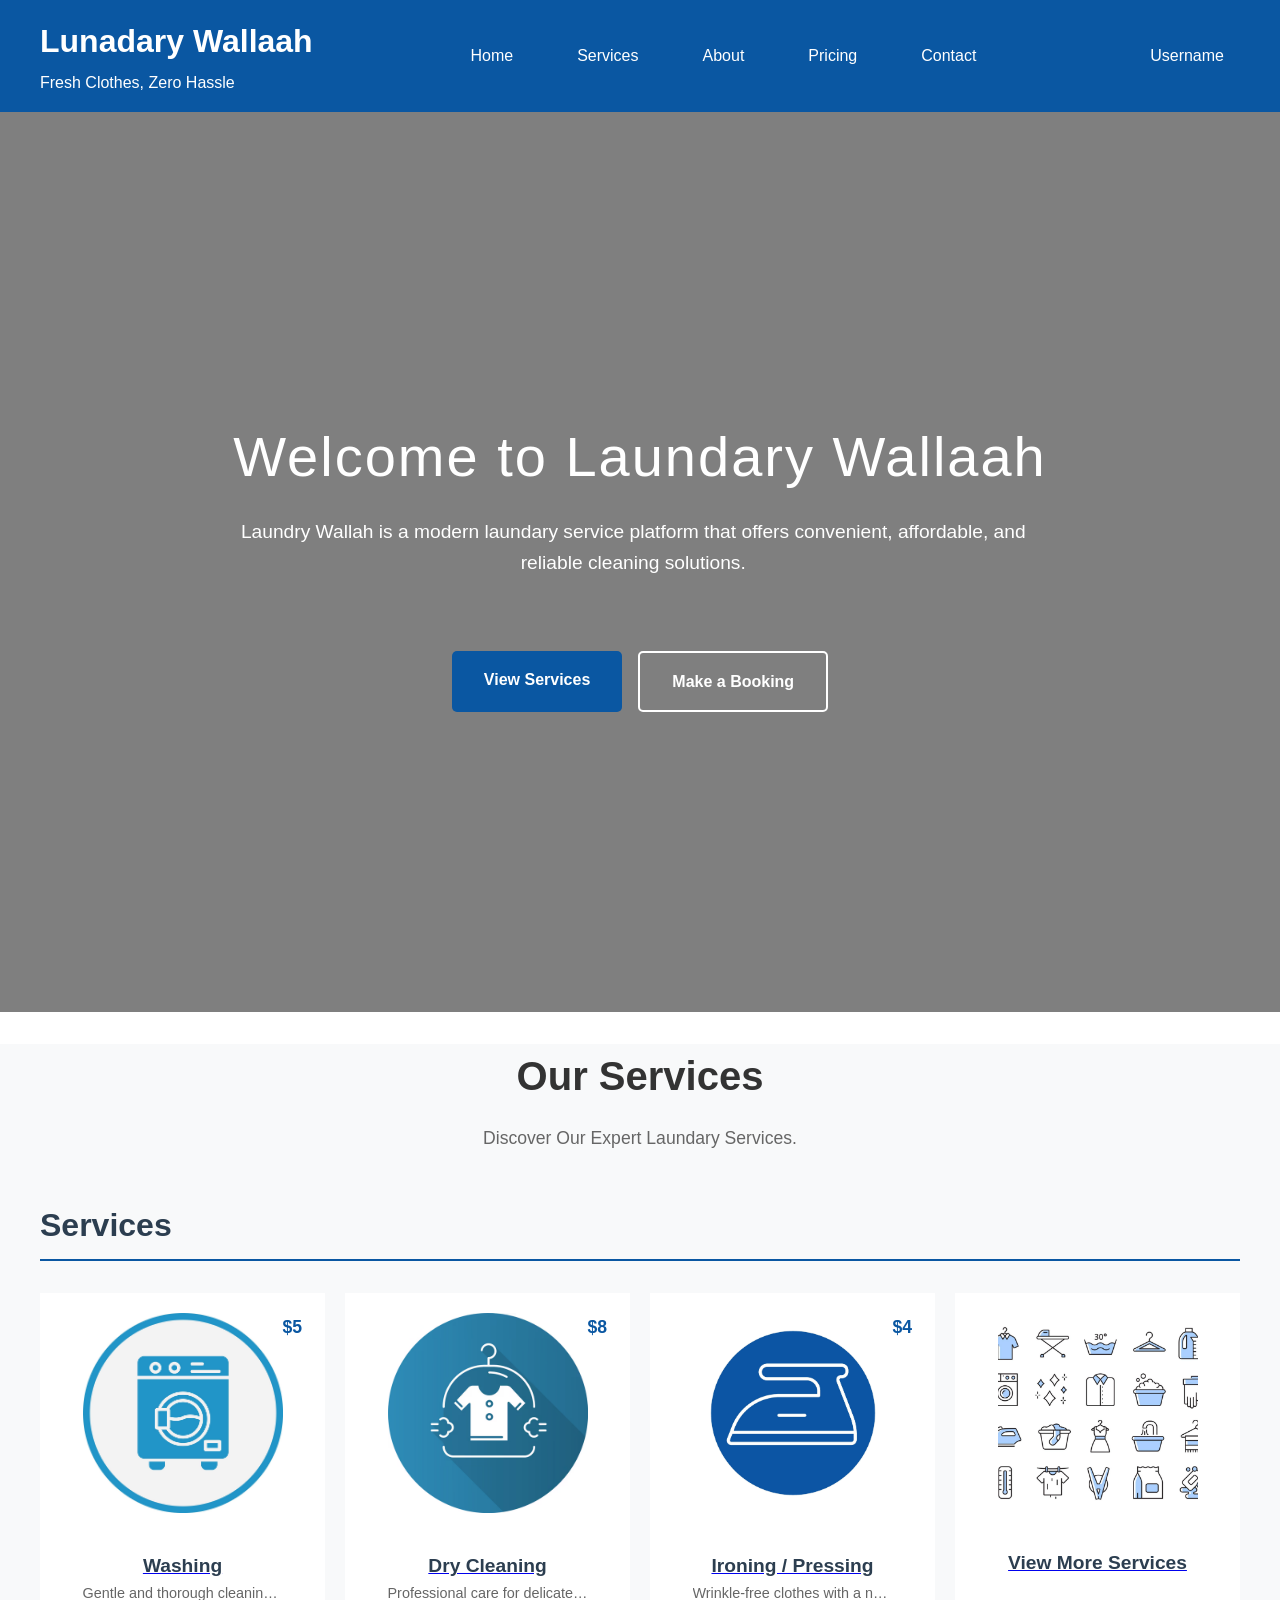
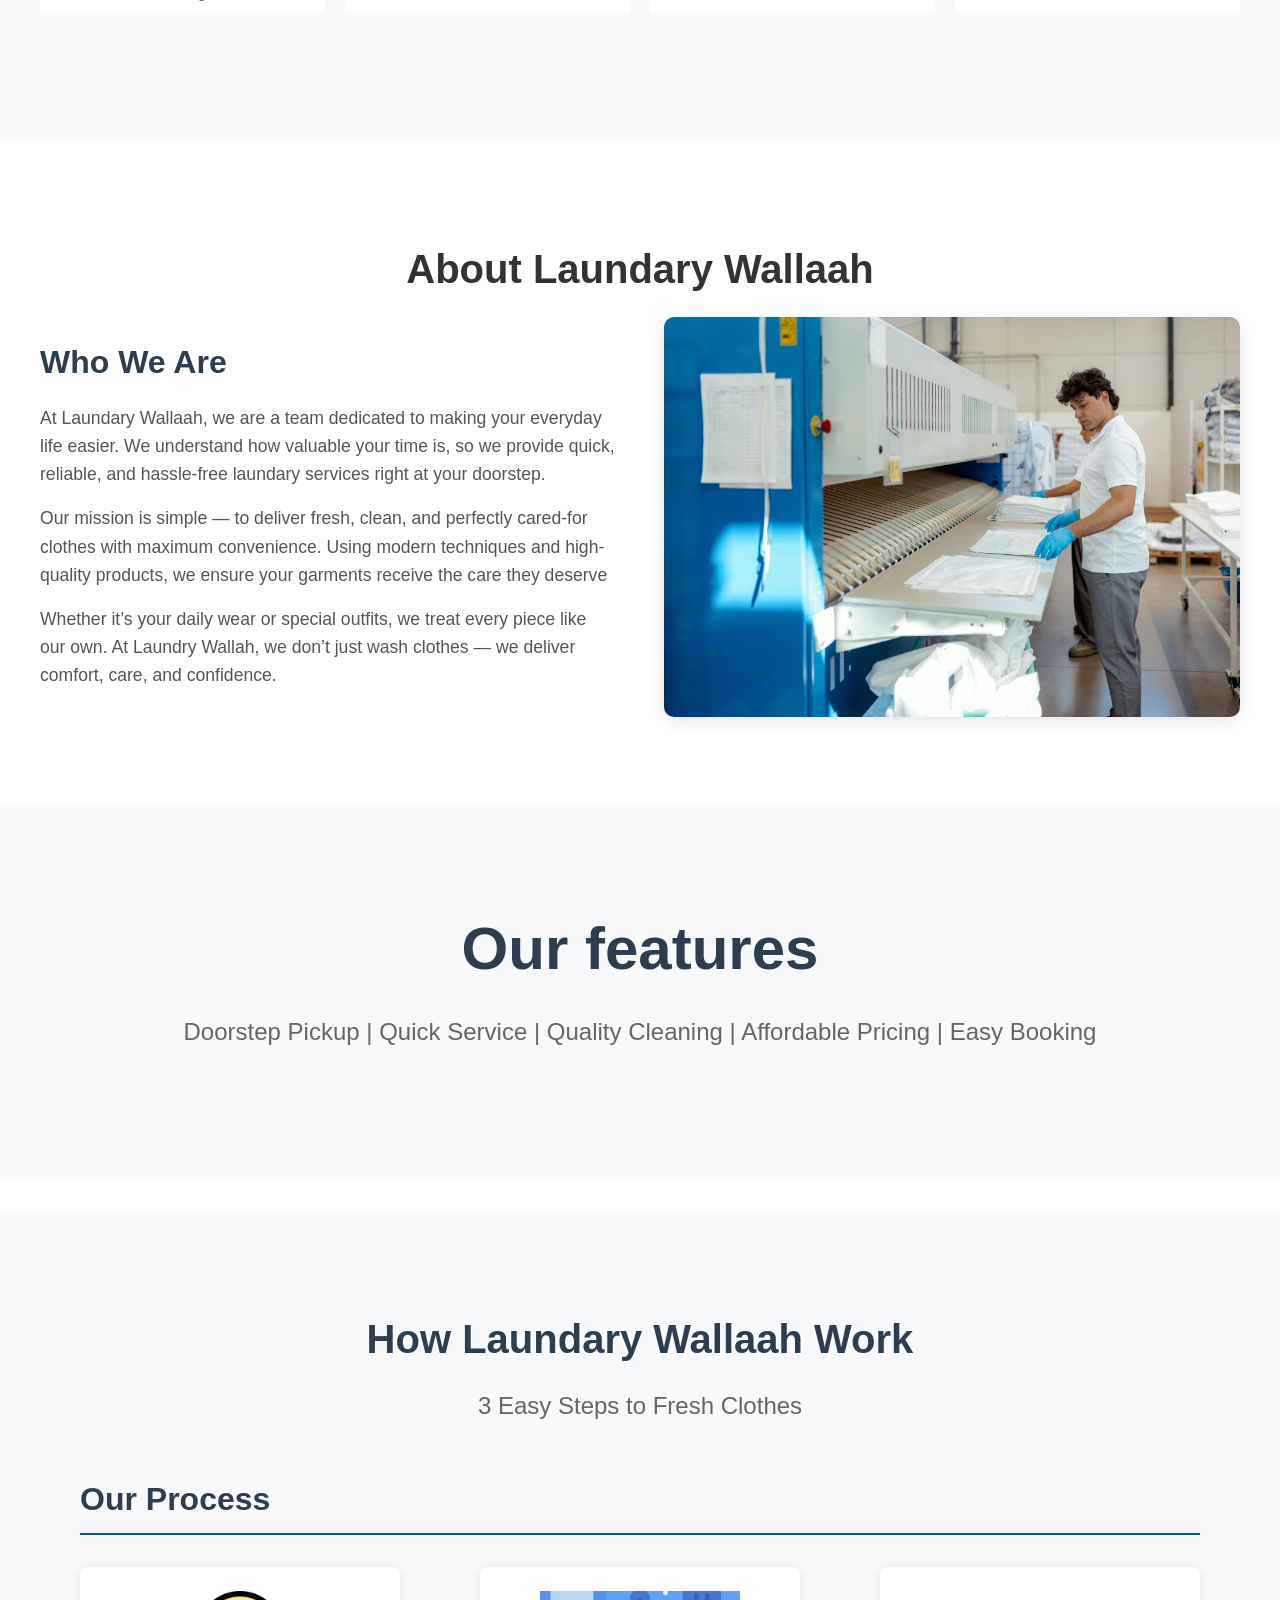
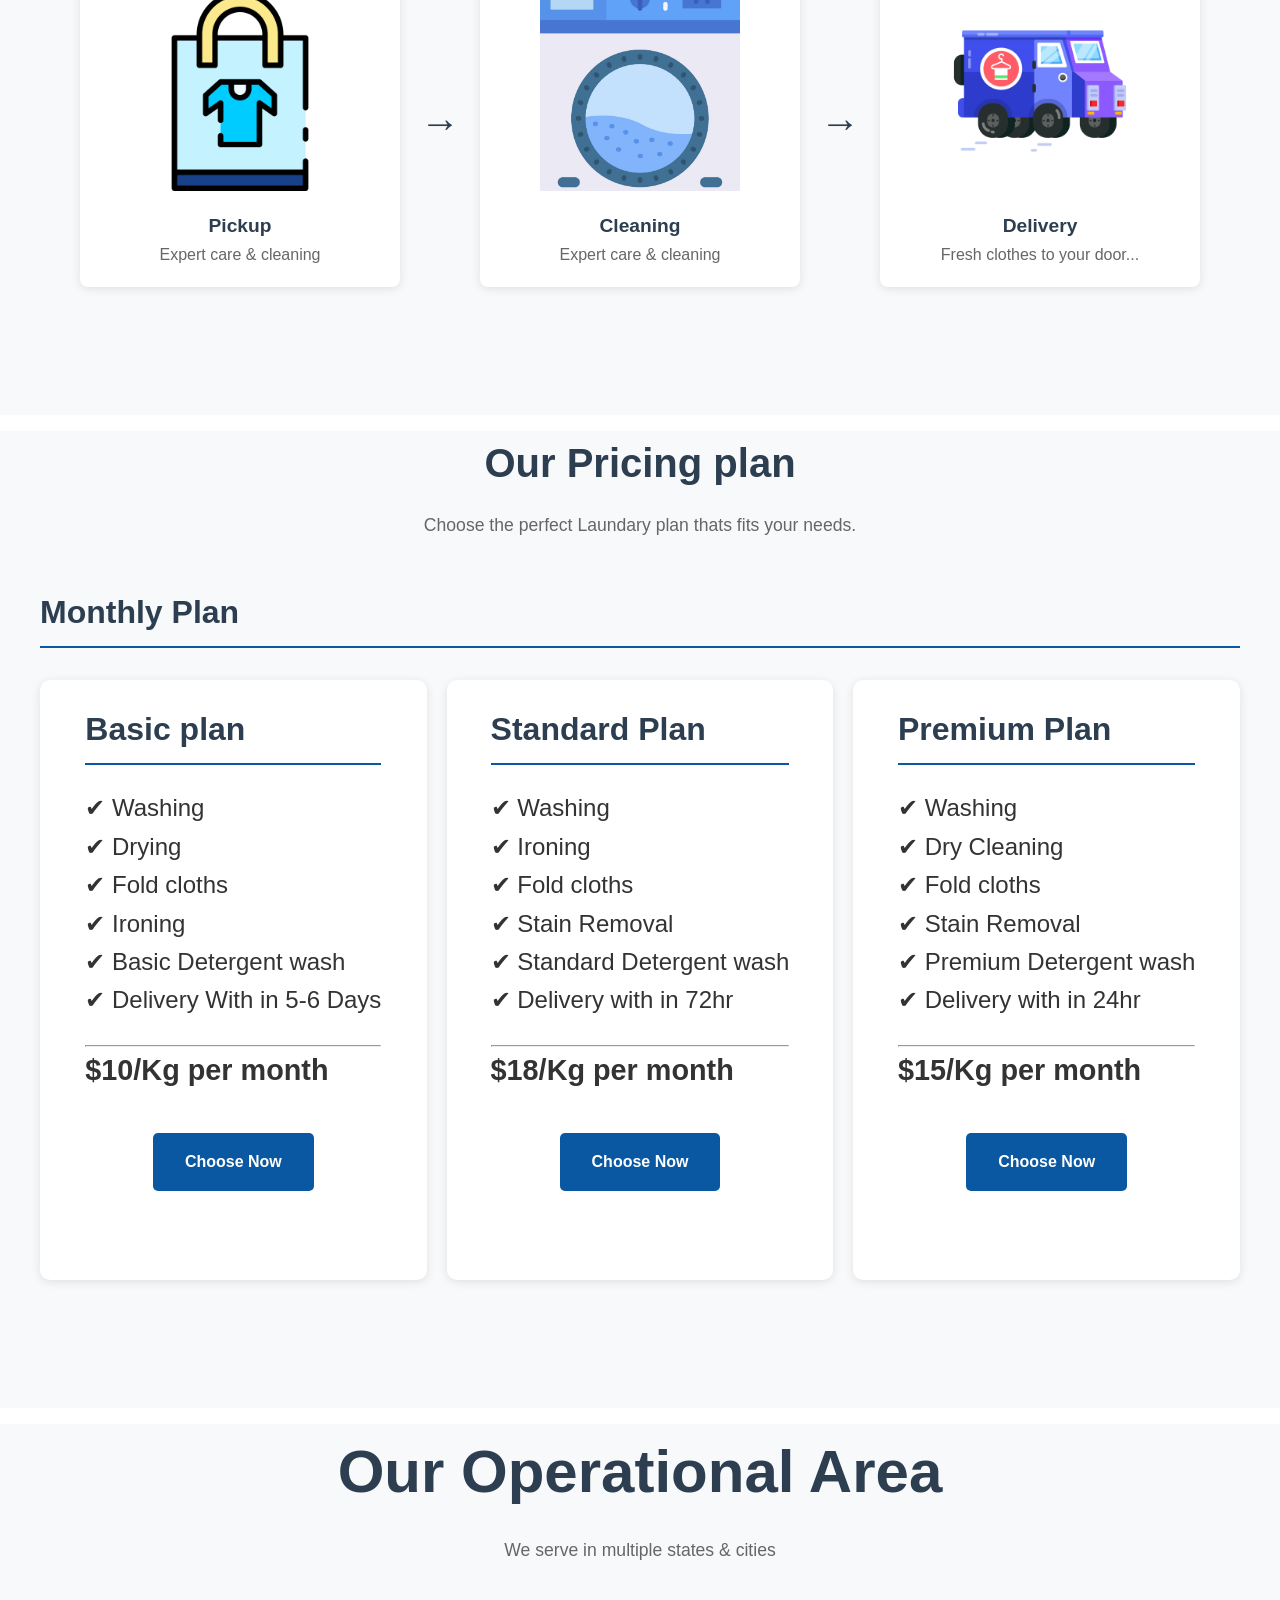
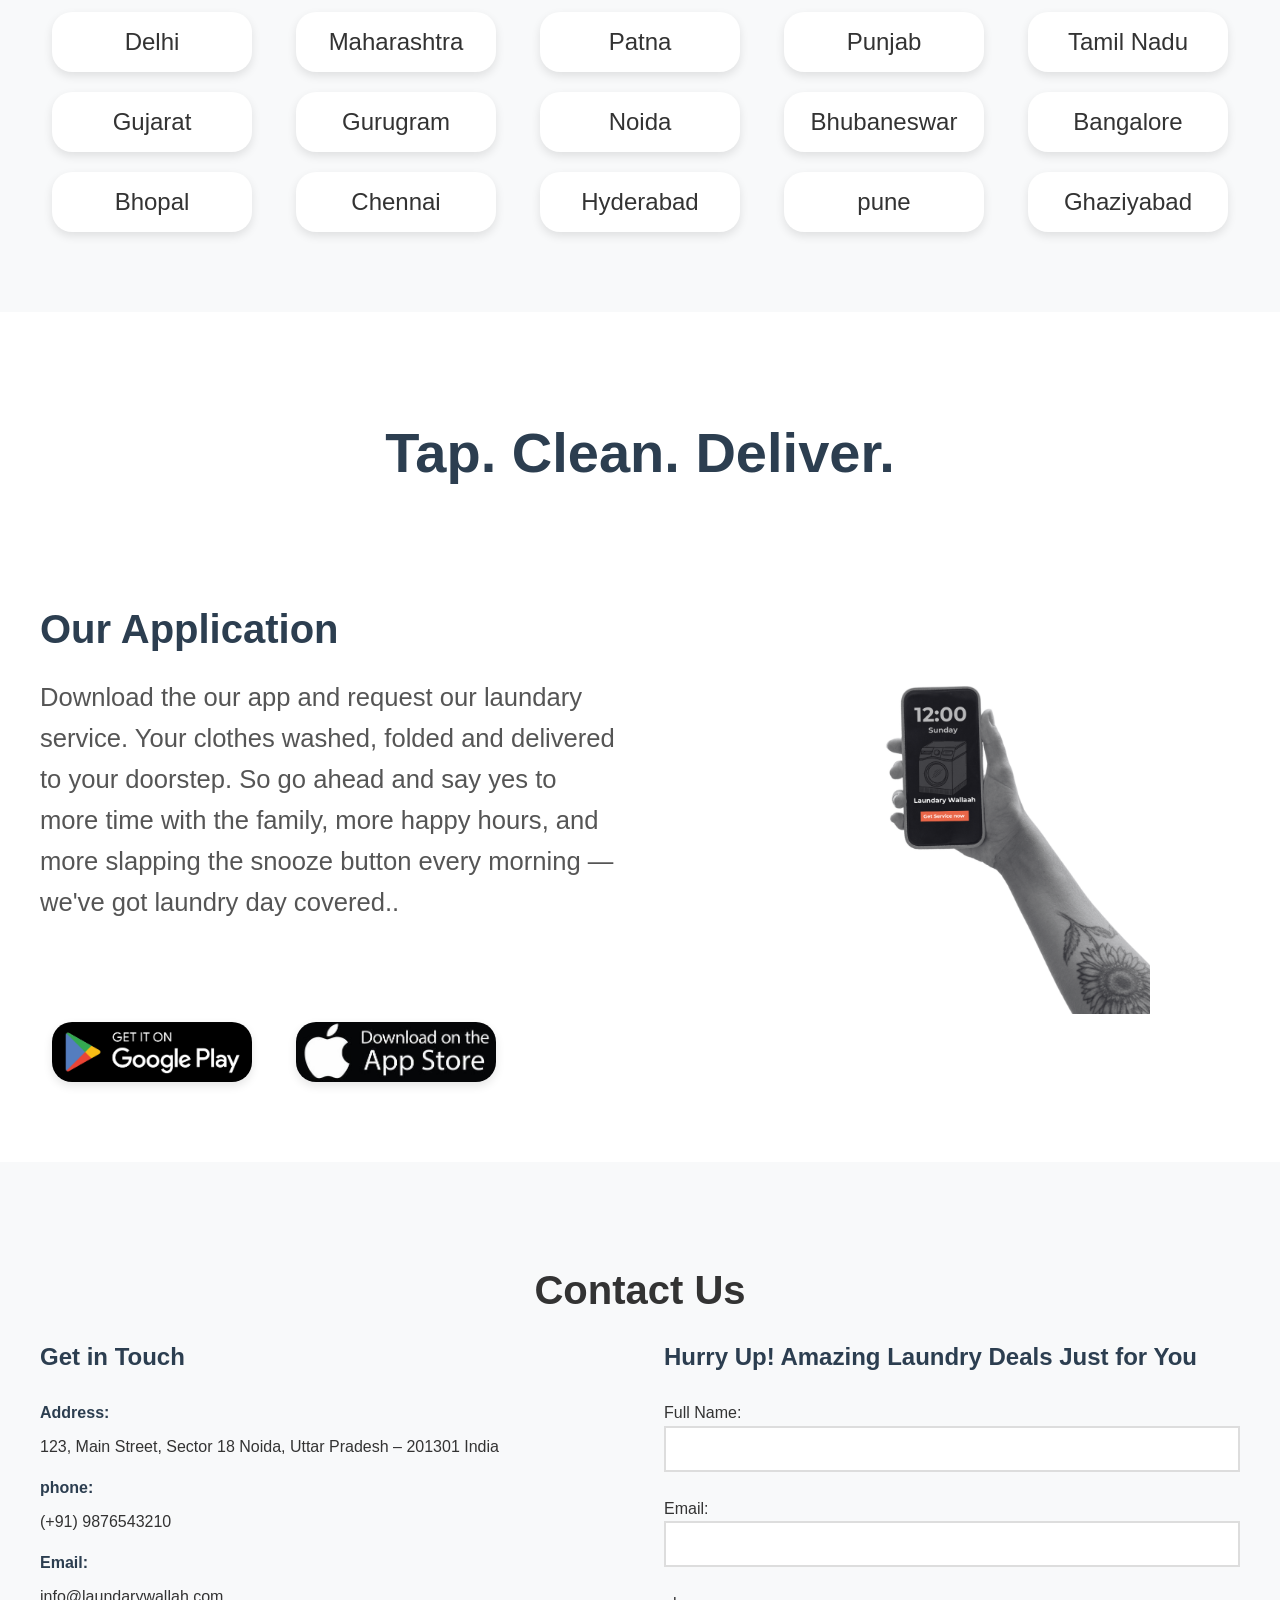
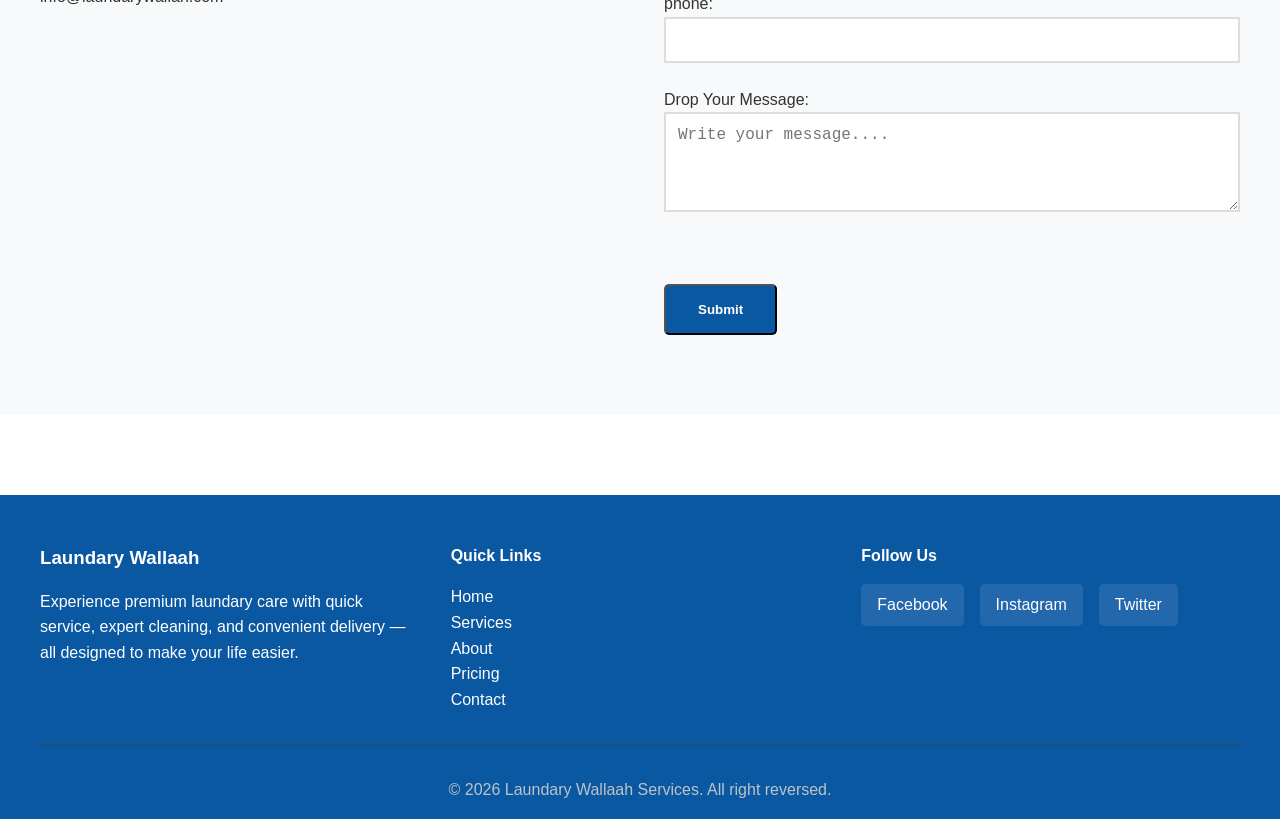
<file: index.html>
<!DOCTYPE html>
<html lang="en">

<head>
    <meta charset="UTF-8">
    <meta name="viewport" content="width=device-width, initial-scale=1.0">
    <meta name="description"
        content="Laundary-Wallaah. Laundry Wallah is a convenient laundry service offering washing, ironing, and doorstep delivery. "
        .>
    <title>Laundary Wallaah</title>
    <link rel="stylesheet" href="style.css">
</head>

<body>


    <header class="header">
        <div class="container">
            <nav class="navbar">
                <div class="logo">
                    <h1>Luna<span>dary</span> Wallaah</h1>
                    <span class="tagline"> Fresh Clothes, Zero Hassle</span>
                </div>
                <ul class="nav-links">
                    <li><a href="#home">Home</a></li>
                    <li><a href="services.html">Services</a></li>
                    <li><a href="#about">About</a></li>
                    <li><a href="#pricing">Pricing</a></li>
                    <li><a href="#contact">Contact</a></li>

                </ul>
                <a href="launadary-auth.html" id="username">Username</a>
            </nav>
        </div>
    </header>


    <main>
        <!-- The above code is creating a section with the id "home" and the class "hero". Inside the section,
   there is a heading "Welcome to Laundary Wallaah", a paragraph describing Laundry Wallah's
   services, and two buttons - one to view services and another to make a booking. -->
        <section id="home" class="hero">
            <div class="hero-content">
                <h2>Welcome to Laundary Wallaah</h2>
                <p>Laundry Wallah is a modern laundary service platform that offers convenient, affordable, and reliable
                    cleaning solutions.</p>
                <div class="hero-buttons">
                    <a href="#services" class="btn btn-primary">View Services</a>
                    <a href="#username" class="btn btn-secondary">Make a Booking </a>
                </div>
            </div>
        </section>


        <!-- The above code is an HTML document that represents a website for a laundry service called "Laundary
Wallaah". It includes different sections such as services offered, information about the company,
features, pricing plans, operational areas, a mobile application, contact information, and a footer
with quick links and social media links. The website provides details about the services provided,
the company's mission, pricing plans, operational areas, and contact information for users to get in
touch. -->
        <section id="services" class="services">
            <div class="container">
                <h2 class="section-title">Our Services </h2>
                <p class="section-subtitles">Discover Our Expert Laundary Services.</p>
                <div class="Services-categories">
                    <h3>Services</h3>
                    <div class="services-category">
                        <div class="services-item">
                            <div id="services-img01" class="services-img">
                                <span class="price">$5</span>
                                <div class="services-item-info">
                                    <a href="services.html">
                                        <h4>Washing</h4>
                                    </a>
                                    <p>Gentle and thorough cleaning for everyday clothes..</p>
                                </div>
                            </div>
                        </div>

                        <div class="services-item">
                            <div id="services-img02" class="services-img">
                                <span class="price">$8</span>
                                <div class="services-item-info">
                                    <a href="services.html">
                                        <h4>Dry Cleaning</h4>
                                    </a>
                                    <p>Professional care for delicate and special fabrics...</p>
                                </div>
                            </div>
                        </div>


                        <div class="services-item">
                            <div id="services-img03" class="services-img">
                                <span class="price">$4</span>
                                <div class="services-item-info">
                                    <a href="services.html">
                                        <h4>Ironing / Pressing</h4>
                                    </a>
                                    <p>Wrinkle-free clothes with a neat finish...</p>
                                </div>
                            </div>
                        </div>

                        <div class="services-item">
                            <div id="services-img04" class="services-img">
                                <div class="services-item-info">
                                    <a href="services.html">
                                        <h4 style="padding-top: 25px;">View More Services</h4>
                                    </a>
                                </div>
                            </div>
                        </div>
                    </div>
                </div>
            </div>
            </div>
        </section>

        <!-- The above code is an HTML section that describes the services provided by a company called Laundary
Wallaah. It includes information about the company's mission, dedication to providing convenient and
high-quality laundry services, and the care they put into treating each garment. The section also
includes an image of the company's services. -->

        <section id="about" class="about">
            <div class="container">
                <h2 class="section-title">About Laundary Wallaah</h2>
                <div class="about-content">
                    <div class="about-text">
                        <h3>Who We Are </h3>
                        <p>At Laundary Wallaah, we are a team dedicated to making your everyday life easier. We
                            understand
                            how valuable your time is, so we provide quick, reliable, and hassle-free laundary services
                            right at your doorstep.</p>
                        <p>Our mission is simple — to deliver fresh, clean, and perfectly cared-for clothes with maximum
                            convenience. Using modern techniques and high-quality products, we ensure your garments
                            receive the care they deserve</p>
                        <p>Whether it’s your daily wear or special outfits, we treat every piece like our own. At
                            Laundry Wallah, we don’t just wash clothes — we deliver comfort, care, and confidence.</p>
                    </div>
                    <div class="about-image">
                        <img src="G_LAdZkTnkX_rjzQosloecs1ANF80KiAAVw_1LhQobFM92nGqu8DdMmdH7PL8HGPQKnKpoQOBYhcfb_bAEAXlD9LaIS9yY5yAQq9R2_ZM9H7KZ5R-eLGW9yEVS-OVd2cWjScDu79oBj6KwdLyVGi-KxteTNqo6groaB2aXSZEnnRJyZi.jpg"
                            alt="restaurant">
                    </div>
                </div>
            </div>
        </section>
        <!-- The above code is creating a section with the id "features" and the class "features". Inside this
section, there is a container with a title "Our features" and a list of feature subtitles including
Doorstep Pickup, Quick Service, Quality Cleaning, Affordable Pricing, and Easy Booking. -->

        <section id="features" class="features">
            <div class="container">
                <div class="features-title">
                    <h2>Our features</h2>
                </div>
                <div class="features-subtitles">
                    <p>Doorstep Pickup | Quick Service | Quality Cleaning | Affordable Pricing | Easy Booking </p>
                </div>
            </div>
        </section>
        <!-- The above code is creating a section on a webpage that explains how a laundry service works. It
includes a title, subtitles, and three steps in the laundry process: Pickup, Cleaning, and Delivery.
Each step is represented by a box with information about the step, and arrows indicating the flow
from one step to the next. -->


        <section id="work" class="work">
            <div class="container">
                <h2 class="work-title">How Laundary Wallaah Work</h2>
                <p class="work-subtitles">3 Easy Steps to Fresh Clothes</p>
                <div class="work-categories">
                    <h3>Our Process</h3>
                    <div class="work-category">
                        <div class="work-item">
                            <div class="pickup">
                                <div class="work-item-info">
                                    <h4>Pickup</h4>
                                    <p>Expert care & cleaning</p>
                                </div>
                            </div>
                        </div>
                        <div class="arrow">→</div>
                        <div class="work-item">
                            <div class="cleaning">
                                <div class="work-item-info">
                                    <h4>Cleaning</h4>
                                    <p>Expert care & cleaning</p>
                                </div>
                            </div>
                        </div>
                        <div class="arrow">→</div>
                        <div class="work-item">
                            <div class="delivery">
                                <div class="work-item-info">
                                    <h4>Delivery</h4>
                                    <p>Fresh clothes to your door...</p>
                                </div>
                            </div>
                        </div>

                    </div>
                </div>
            </div>
            </div>
        </section>

        <!-- The above code is creating a pricing section for a laundry service website. It includes three
different pricing plans: Basic Plan, Standard Plan, and Premium Plan. Each plan lists the services
included, such as washing, drying, ironing, fold clothes, stain removal, and the type of detergent
used. The pricing for each plan is displayed in dollars per kilogram per month. Users can choose a
plan by clicking on the "Choose Now" button associated with each plan. -->

        <section id="pricing" class="pricing">
            <div class="container">
                <h2 class="pricing-title">Our Pricing plan</h2>
                <p class="pricing-subtitles">Choose the perfect Laundary plan thats fits your needs.</p>
                <div class="pricing-categories">
                    <h3>Monthly Plan</h3>
                    <div class="pricing-category">
                        <div class="pricing-item">
                            <div class="pricing-item-info">
                                <h3>Basic plan </h3>
                                <li>Washing</li>
                                <li>Drying</li>
                                <li>Fold cloths</li>
                                <li>Ironing</li>
                                <li>Basic Detergent wash</li>
                                <li>Delivery With in 5-6 Days</li>
                                <br>
                                <hr>
                                <span class="monthly-price">$10/Kg per month</span>
                            </div>
                            <a href="#" class="btn btn-primary-plan">Choose Now </a>
                        </div>

                        <div class="pricing-item">
                            <div class="pricing-item-info">
                                <h3>Standard Plan </h3>
                                <li>Washing</li>
                                <li>Ironing</li>
                                <li>Fold cloths</li>
                                <li>Stain Removal</li>
                                <li>Standard Detergent wash</li>
                                <li>Delivery with in 72hr</li>
                                <br>
                                <hr>
                                <span class="monthly-price">$18/Kg per month</span>
                            </div>
                            <a href="#" class="btn btn-primary-plan">Choose Now </a>
                        </div>

                        <div class="pricing-item">
                            <div class="pricing-item-info">
                                <h3>Premium Plan </h3>
                                <li>Washing</li>
                                <li>Dry Cleaning</li>
                                <li>Fold cloths</li>
                                <li>Stain Removal</li>
                                <li>Premium Detergent wash</li>
                                <li>Delivery with in 24hr </li>
                                <br>
                                <hr>
                                <span class="monthly-price">$15/Kg per month</span>
                            </div>
                            <a href="#" class="btn btn-primary-plan">Choose Now </a>
                        </div>
                    </div>
                    <!-- The above code is creating a section titled "Our Operational Area" with a list of cities and
     states where the service is operational. The section includes a heading, a subtitle, and a
     series of area boxes each containing the name of a city or state. The cities and states listed
     include Delhi, Maharashtra, Patna, Punjab, Tamil Nadu, Gujarat, Gurugram, Noida, Bhubaneswar,
     Bangalore, Bhopal, Chennai, Hyderabad, Pune, and Ghaziabad. -->
        </section>
        <!-- The above code is creating a section on a webpage to display information about the operational area
of a service provider. It includes a title "Our Operational Area" and a subtitle "We serve in
multiple states & cities". The code then lists out various cities within different states using
individual div elements with the class "area-box" and displaying the city names within paragraph
tags. -->

        <section id="operational-area" class="operational-area">
            <div class="container">
                <div class="area-title">
                    <h2>Our Operational Area</h2>
                </div>
                <div class="area-subtitles">
                    <p>We serve in multiple states & cities</p>
                </div>
                <div class="area">
                    <div class="area-box">
                        <p>Delhi</p>
                    </div>
                    <div class="area-box">
                        <p>Maharashtra</p>
                    </div>
                    <div class="area-box">
                        <p>Patna</p>
                    </div>
                    <div class="area-box">
                        <p>Punjab</p>
                    </div>
                    <div class="area-box">
                        <p>Tamil Nadu</p>
                    </div>
                    <div class="area-box">
                        <p>Gujarat</p>
                    </div>
                    <div class="area-box">
                        <p>Gurugram</p>
                    </div>
                    <div class="area-box">
                        <p>Noida</p>
                    </div>
                    <div class="area-box">
                        <p>Bhubaneswar</p>
                    </div>
                    <div class="area-box">
                        <p>Bangalore</p>
                    </div>
                    <div class="area-box">
                        <p>Bhopal</p>
                    </div>
                    <div class="area-box">
                        <p>Chennai</p>
                    </div>
                    <div class="area-box">
                        <p>Hyderabad</p>
                    </div>
                    <div class="area-box">
                        <p>pune</p>
                    </div>
                    <div class="area-box">
                        <p>Ghaziyabad</p>
                    </div>
                </div>
            </div>
        </section>

        <!-- The above code is an HTML section for a laundry service application. It includes a title "Tap.
    Clean. Deliver.", a description of the application's services, an image of the app logo, and two
    logo boxes. -->
        <section id="app" class="app">

            <div class="container">
                <h2 class="app-title">Tap. Clean. Deliver.</h2>
                <div class="app-content">
                    <div class="app-text">
                        <h3>Our Application</h3>
                        <p>Download the our app and request our laundary service. Your clothes washed, folded and
                            delivered to your doorstep. So go ahead and say yes to more time with the family, more happy
                            hours, and more slapping the snooze button every morning — we've got laundry day covered..
                        </p>
                    </div>
                    <div class="app-image">
                        <img src="applogo.png" alt="app-img">
                    </div>
                </div>
                <div class="d-logo">
                    <div class="d-logo-box01">
                    </div>
                    <div class="d-logo-box02">
                    </div>

                </div>

        </section>

        <!-- The above code is an HTML section for a "Contact Us" page on a website. It includes contact
      information such as address, phone number, and email. It also provides a form for users to
      fill out with their full name, email, phone number, and a message. There is a button for
      submitting the form. The page seems to be related to a laundry service called "Laundarywallah"
      offering amazing laundry deals. -->

        <section id="contact" class="contact">
            <div class="container">
                <h2 class="section-title">Contact Us</h2>
                <div class="contact-content">
                    <div class="contact-info">
                        <h3>Get in Touch</h3>


                        <div class="contact-item">
                            <strong>Address:</strong>
                            <p>123, Main Street, Sector 18
                                Noida, Uttar Pradesh – 201301
                                India</p>
                        </div>

                        <div class="contact-item">
                            <strong>phone:</strong>
                            <p>(+91) 9876543210</p>
                        </div>

                        <div class="contact-item">
                            <strong>Email:</strong>
                            <p>info@laundarywallah.com</p>
                        </div>
                    </div>

                    <div class="contact-form">
                        <h3>Hurry Up! Amazing Laundry Deals Just for You</h3>
                        <form action="">
                            <div class="form-group">
                                <label for="name">Full Name:</label>
                                <input type="text" id="name" name="name" required>
                            </div>

                            <div class="form-group">
                                <label for="email">Email:</label>
                                <input type="email" id="email" name="email" required>
                            </div>

                            <div class="form-group">
                                <label for="phone">phone:</label>
                                <input type="phone" id="phone" name="phone" required>
                            </div>
                            <div class="form-group">
                                <label for="message">Drop Your Message:</label>
                                <textarea name="message" id="message" rows="4"
                                    placeholder="Write your message...."></textarea>
                            </div>
                            <button type="submit" class="btn btn-primary">Submit</button>

                        </form>
                    </div>


                </div>
            </div>
        </section>





    </main>

    <!-- The above code is creating a footer section for a website. It includes information about a laundry
service called "Laundary Wallaah", quick links to different sections of the website (Home, Services,
About, Pricing, Contact), social media links (Facebook, Instagram, Twitter), and a copyright notice
at the bottom. -->

    <footer class="footer">
        <div class="container">
            <div class="footer-content">

                <div class="footer-section">
                    <h3>Laundary Wallaah</h3>
                    <p>Experience premium laundary care with quick service, expert cleaning, and convenient delivery
                        — all designed to make your life easier.</p>
                </div>
                <div class="footer-section">
                    <h4>Quick Links</h4>
                    <ul>
                        <li><a href="#home">Home</a></li>
                        <li><a href="#services">Services</a></li>
                        <li><a href="#about">About</a></li>
                        <li><a href="#pricing">Pricing</a></li>
                        <li><a href="#contact">Contact</a></li>
                    </ul>
                </div>

                <div class="footer-selection">
                    <h4>Follow Us </h4>
                    <div class="social-links">
                        <a href="#" class="social-link">Facebook</a>
                        <a href="#" class="social-link">Instagram</a>
                        <a href="#" class="social-link">Twitter</a>
                    </div>
                </div>


            </div>
            <div class="footer-bottom">
                <p>© 2026 Laundary Wallaah Services. All right reversed.</p>

            </div>
        </div>

    </footer>





</body>

</html>
</file>
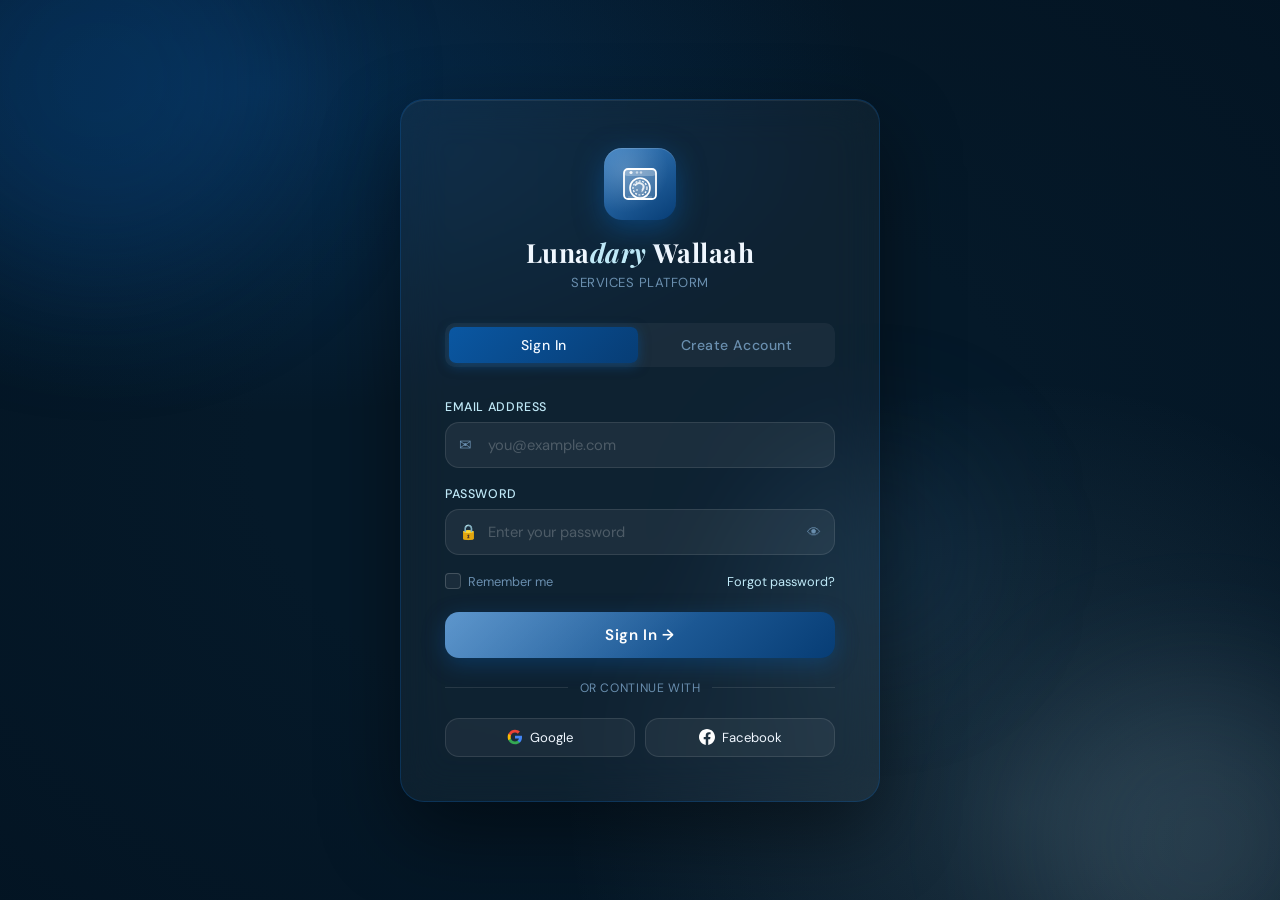
<file: launadary-auth.html>
<!DOCTYPE html>
<html lang="en">

<head>
  <meta charset="UTF-8" />
  <meta name="viewport" content="width=device-width, initial-scale=1.0" />
  <title>Lunadary Wallaah — Auth</title>
  <link
    href="https://fonts.googleapis.com/css2?family=Playfair+Display:ital,wght@0,400;0,700;1,400&family=DM+Sans:wght@300;400;500&display=swap"
    rel="stylesheet" />
  <link rel="stylesheet" href="launadary-auth.css" />
</head>

<body>

  <!-- Decorative orbs -->
  <div class="orb orb-1"></div>
  <div class="orb orb-2"></div>
  <div class="orb orb-3"></div>

  <div class="card-wrap">
    <div class="card">

      <!-- ── Brand / Logo ── -->
      <div class="brand">
        <div class="brand-icon">
          <svg width="40" height="40" viewBox="0 0 40 40" fill="none" xmlns="http://www.w3.org/2000/svg">
            <!-- Washing machine body -->
            <rect x="4" y="5" width="32" height="30" rx="4" fill="white" fill-opacity="0.15" stroke="white"
              stroke-width="1.8" />
            <!-- Control panel top strip -->
            <rect x="4" y="5" width="32" height="7" rx="4" fill="white" fill-opacity="0.25" />
            <!-- Power dot -->
            <circle cx="11" cy="8.5" r="1.6" fill="white" fill-opacity="0.9" />
            <!-- Two setting dots -->
            <circle cx="17" cy="8.5" r="1.2" fill="white" fill-opacity="0.55" />
            <circle cx="21" cy="8.5" r="1.2" fill="white" fill-opacity="0.55" />
            <!-- Door circle outer -->
            <circle cx="20" cy="24" r="10" fill="white" fill-opacity="0.1" stroke="white" stroke-width="1.6" />
            <!-- Door circle inner glass -->
            <circle cx="20" cy="24" r="7" fill="white" fill-opacity="0.08" stroke="white" stroke-width="1.2"
              stroke-dasharray="2 1.5" />
            <!-- Spinning clothes arc -->
            <path d="M15.5 21 Q18 17.5 22 20 Q25 22 22.5 26" stroke="white" stroke-width="2" stroke-linecap="round"
              fill="none" opacity="0.85" />
            <!-- Water bubbles -->
            <circle cx="17" cy="26" r="1" fill="white" fill-opacity="0.6" />
            <circle cx="22" cy="27.5" r="0.8" fill="white" fill-opacity="0.5" />
            <!-- Bottom panel line -->
            <line x1="8" y1="33" x2="32" y2="33" stroke="white" stroke-width="1" stroke-opacity="0.3" />
          </svg>
        </div>
        <h1>Luna<span>dary</span> Wallaah</h1>
        <p>Services Platform</p>
      </div>

      <!-- ── Tabs ── -->
      <div class="tabs" role="tablist">
        <button class="tab-btn active" id="tab-login" role="tab" aria-selected="true" onclick="switchTab('login')">Sign
          In</button>
        <button class="tab-btn" id="tab-signup" role="tab" aria-selected="false" onclick="switchTab('signup')">Create
          Account</button>
      </div>

      <!-- ── LOGIN PANEL ── -->
      <div class="form-panel active" id="panel-login">

        <div class="form-group">
          <label for="login-email">Email Address</label>
          <div class="input-wrap">
            <span class="icon">✉</span>
            <input type="email" id="login-email" placeholder="you@example.com" autocomplete="email" />
          </div>
        </div>

        <div class="form-group">
          <label for="login-pw">Password</label>
          <div class="input-wrap">
            <span class="icon">🔒</span>
            <input type="password" id="login-pw" placeholder="Enter your password" autocomplete="current-password" />
            <button class="toggle-pw" type="button" onclick="togglePw('login-pw', this)"
              aria-label="Toggle password">👁</button>
          </div>
        </div>

        <div class="form-footer-row">
          <label class="remember">
            <input type="checkbox" /> Remember me
          </label>
          <a href="#" class="forgot">Forgot password?</a>
        </div>

        <button class="btn-primary" type="button" onclick="handleLogin()">Sign In →</button>

        <div class="divider">or continue with</div>

        <div class="social-row">
          <button class="btn-social" type="button">
            <svg width="16" height="16" viewBox="0 0 24 24">
              <path fill="#4285F4"
                d="M22.56 12.25c0-.78-.07-1.53-.2-2.25H12v4.26h5.92c-.26 1.37-1.04 2.53-2.21 3.31v2.77h3.57c2.08-1.92 3.28-4.74 3.28-8.09z" />
              <path fill="#34A853"
                d="M12 23c2.97 0 5.46-.98 7.28-2.66l-3.57-2.77c-.98.66-2.23 1.06-3.71 1.06-2.86 0-5.29-1.93-6.16-4.53H2.18v2.84C3.99 20.53 7.7 23 12 23z" />
              <path fill="#FBBC05"
                d="M5.84 14.09c-.22-.66-.35-1.36-.35-2.09s.13-1.43.35-2.09V7.07H2.18C1.43 8.55 1 10.22 1 12s.43 3.45 1.18 4.93l3.66-2.84z" />
              <path fill="#EA4335"
                d="M12 5.38c1.62 0 3.06.56 4.21 1.64l3.15-3.15C17.45 2.09 14.97 1 12 1 7.7 1 3.99 3.47 2.18 7.07l3.66 2.84c.87-2.6 3.3-4.53 6.16-4.53z" />
            </svg>
            Google
          </button>
          <button class="btn-social" type="button">
            <svg width="16" height="16" viewBox="0 0 24 24" fill="white">
              <path
                d="M24 12.073c0-6.627-5.373-12-12-12s-12 5.373-12 12c0 5.99 4.388 10.954 10.125 11.854v-8.385H7.078v-3.47h3.047V9.43c0-3.007 1.792-4.669 4.533-4.669 1.312 0 2.686.235 2.686.235v2.953H15.83c-1.491 0-1.956.925-1.956 1.874v2.25h3.328l-.532 3.47h-2.796v8.385C19.612 23.027 24 18.062 24 12.073z" />
            </svg>
            Facebook
          </button>
        </div>

      </div><!-- /panel-login -->

      <!-- ── SIGNUP PANEL ── -->
      <div class="form-panel" id="panel-signup">

        <div class="row-2">
          <div class="form-group">
            <label for="su-fname">First Name</label>
            <div class="input-wrap">
              <span class="icon">👤</span>
              <input type="text" id="su-fname" placeholder="Luna" autocomplete="given-name" />
            </div>
          </div>
          <div class="form-group">
            <label for="su-lname">Last Name</label>
            <div class="input-wrap">
              <span class="icon">👤</span>
              <input type="text" id="su-lname" placeholder="Wallaah" autocomplete="family-name" />
            </div>
          </div>
        </div>

        <div class="form-group">
          <label for="su-email">Email Address</label>
          <div class="input-wrap">
            <span class="icon">✉</span>
            <input type="email" id="su-email" placeholder="you@example.com" autocomplete="email" />
          </div>
        </div>

        <div class="form-group">
          <label for="su-phone">Phone Number</label>
          <div class="input-wrap">
            <span class="icon">📞</span>
            <input type="tel" id="su-phone" placeholder="+1 000 000 0000" autocomplete="tel" />
          </div>
        </div>

        <div class="form-group">
          <label for="su-pw">Password</label>
          <div class="input-wrap">
            <span class="icon">🔒</span>
            <input type="password" id="su-pw" placeholder="Create a strong password" oninput="checkStrength(this.value)"
              autocomplete="new-password" />
            <button class="toggle-pw" type="button" onclick="togglePw('su-pw', this)"
              aria-label="Toggle password">👁</button>
          </div>
          <div class="strength-bar" id="strength-bar">
            <div class="strength-seg" id="seg1"></div>
            <div class="strength-seg" id="seg2"></div>
            <div class="strength-seg" id="seg3"></div>
            <div class="strength-seg" id="seg4"></div>
          </div>
        </div>

        <div class="form-group">
          <label for="su-pw2">Confirm Password</label>
          <div class="input-wrap">
            <span class="icon">🔑</span>
            <input type="password" id="su-pw2" placeholder="Repeat your password" autocomplete="new-password" />
            <button class="toggle-pw" type="button" onclick="togglePw('su-pw2', this)"
              aria-label="Toggle password">👁</button>
          </div>
        </div>

        <button class="btn-primary" type="button" onclick="handleSignup()">Create Account →</button>

        <p class="terms-note">
          By creating an account you agree to our
          <a href="#">Terms of Service</a> and <a href="#">Privacy Policy</a>.
        </p>

      </div><!-- /panel-signup -->

    </div><!-- /.card -->
  </div><!-- /.card-wrap -->

  <script>
    /* ── Tab switching ── */
    function switchTab(tab) {
      document.querySelectorAll('.tab-btn').forEach(b => b.classList.remove('active'));
      document.querySelectorAll('.form-panel').forEach(p => p.classList.remove('active'));
      document.getElementById('tab-' + tab).classList.add('active');
      document.getElementById('panel-' + tab).classList.add('active');
    }

    /* ── Password visibility toggle ── */
    function togglePw(inputId, btn) {
      const inp = document.getElementById(inputId);
      if (inp.type === 'password') { inp.type = 'text'; btn.textContent = '🙈'; }
      else { inp.type = 'password'; btn.textContent = '👁'; }
    }

    /* ── Password strength indicator ── */
    function checkStrength(pw) {
      let score = 0;
      if (pw.length >= 8) score++;
      if (/[A-Z]/.test(pw)) score++;
      if (/[0-9]/.test(pw)) score++;
      if (/[^A-Za-z0-9]/.test(pw)) score++;

      const levels = ['', 'weak', 'fair', 'good', 'strong'];
      for (let i = 1; i <= 4; i++) {
        document.getElementById('seg' + i).className =
          'strength-seg ' + (i <= score ? levels[score] : '');
      }
    }

    /* ── Form validation ── */
    function validate(fields) {
      for (const [id, msg] of fields) {
        const el = document.getElementById(id);
        if (!el.value.trim()) { el.focus(); alert(msg); return false; }
      }
      return true;
    }

    function handleLogin() {
      if (!validate([
        ['login-email', 'Please enter your email.'],
        ['login-pw', 'Please enter your password.']
      ])) return;
      alert('✅ Signed in successfully! Welcome back.');
    }

    function handleSignup() {
      if (!validate([
        ['su-fname', 'Please enter your first name.'],
        ['su-lname', 'Please enter your last name.'],
        ['su-email', 'Please enter your email.'],
        ['su-pw', 'Please create a password.'],
        ['su-pw2', 'Please confirm your password.']
      ])) return;

      if (document.getElementById('su-pw').value !== document.getElementById('su-pw2').value) {
        alert('❌ Passwords do not match.');
        return;
      }
      alert('🎉 Account created! Welcome to Lunadary Wallaah Services.');
    }
  </script>

</body>

</html>
</file>
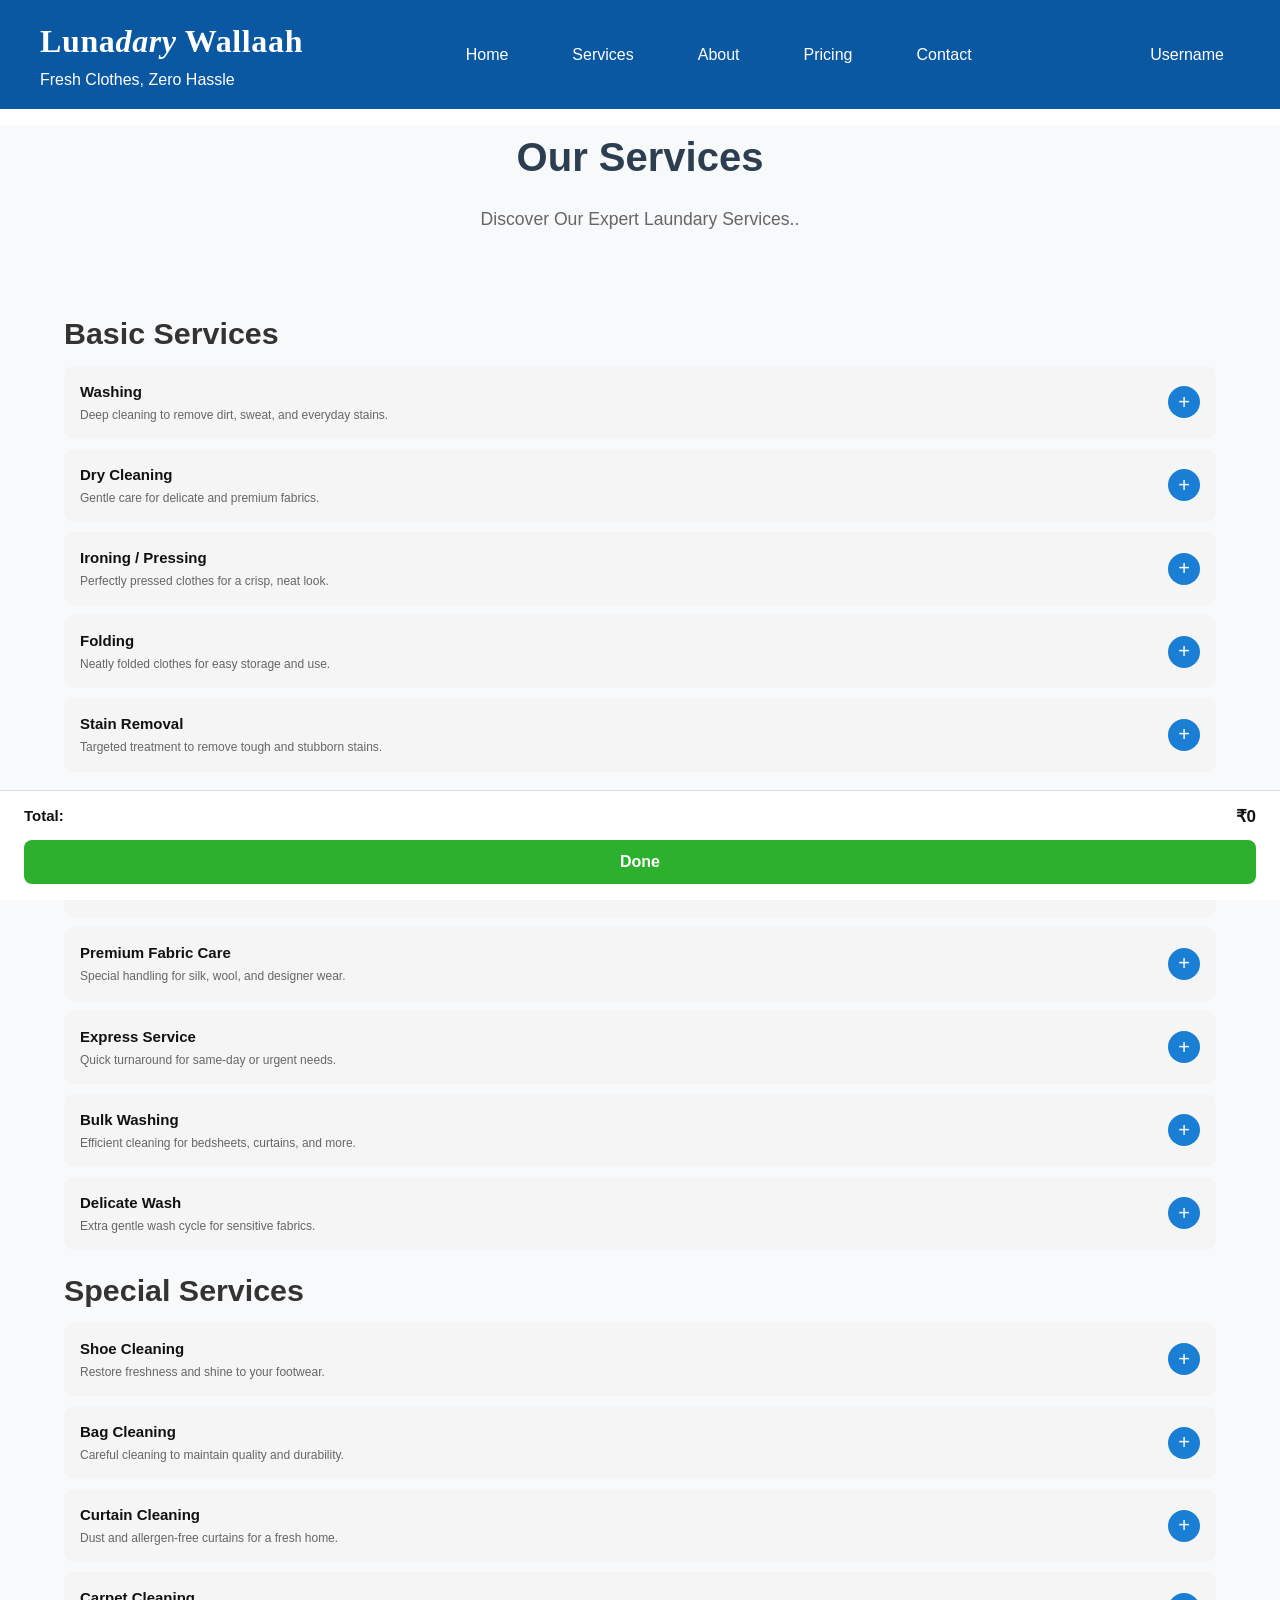
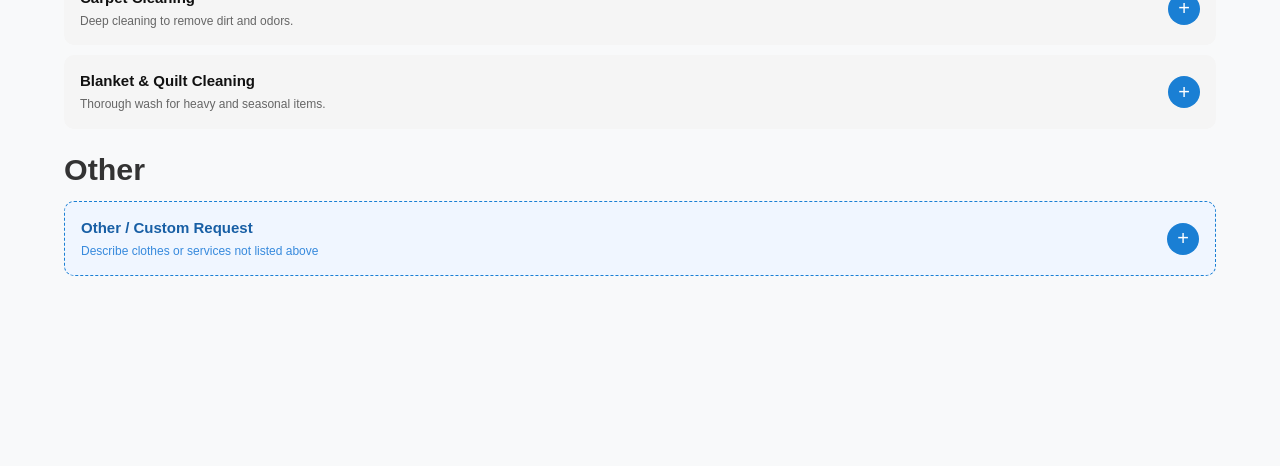
<file: services.html>
<!DOCTYPE html>
<html lang="en">

<head>
  <meta charset="UTF-8">
  <meta name="viewport" content="width=device-width, initial-scale=1.0">
  <title>Services</title>
  <link rel="stylesheet" href="services.css">
</head>

<body>

  <header class="header">
    <div class="container">
      <nav class="navbar">
        <div class="logo">
          <h1>Luna<span>dary</span> Wallaah</h1>
          <span class="tagline"> Fresh Clothes, Zero Hassle</span>
        </div>
        <ul class="nav-links">
          <li><a href="index.html">Home</a></li>
          <li><a href="services.html">Services</a></li>
          <li><a href="http://127.0.0.1:5500/Laundary-Wallaah/index.html#about">About</a></li>
          <li><a href="http://127.0.0.1:5500/Laundary-Wallaah/index.html#pricing">Pricing</a></li>
          <li><a href="http://127.0.0.1:5500/Laundary-Wallaah/index.html#contact">Contact</a></li>

        </ul>
        <a href="/Laundary-Wallaah/launadary-auth.html" id="username">Username</a>
      </nav>
    </div>
  </header>

  <main>
    <section id="services" class="services">
      <div class="container">
        <h2 class="services-title">Our Services</h2>
        <p class="services-subtitles">Discover Our Expert Laundary Services..</p>



        <div class="services-area" id="servicesArea"></div>

        <div class="sticky-bar">
          <div class="total-row">
            <span class="total-label">Total:</span>
            <span class="total-amount" id="totalDisplay">₹0</span>
          </div>
          <button class="done-btn" onclick="handleDone()">Done</button>
        </div>

        <script>
          const SERVICES = [
            {
              category: "Basic Services", items: [
                { id: "washing", name: "Washing", desc: "Deep cleaning to remove dirt, sweat, and everyday stains.", clothes: [{ name: "Shirt", price: 10 }, { name: "Pant", price: 15 }, { name: "T-Shirt", price: 8 }, { name: "Kurta", price: 12 }] },
                { id: "dryclean", name: "Dry Cleaning", desc: "Gentle care for delicate and premium fabrics.", clothes: [{ name: "Suit", price: 80 }, { name: "Saree", price: 60 }, { name: "Blazer", price: 70 }, { name: "Dress", price: 50 }] },
                { id: "ironing", name: "Ironing / Pressing", desc: "Perfectly pressed clothes for a crisp, neat look.", clothes: [{ name: "Shirt", price: 5 }, { name: "Pant", price: 6 }, { name: "Saree", price: 10 }, { name: "Kurta", price: 7 }] },
                { id: "folding", name: "Folding", desc: "Neatly folded clothes for easy storage and use.", clothes: [{ name: "Shirt", price: 3 }, { name: "Pant", price: 3 }, { name: "Bedsheet", price: 5 }, { name: "Towel", price: 2 }] },
                { id: "stain", name: "Stain Removal", desc: "Targeted treatment to remove tough and stubborn stains.", clothes: [{ name: "Shirt", price: 20 }, { name: "Pant", price: 25 }, { name: "Dress", price: 30 }, { name: "Carpet patch", price: 40 }] }
              ]
            },
            {
              category: "Advanced Services", items: [
                { id: "steam", name: "Steam Iron", desc: "Wrinkle-free finish using advanced steam technology.", clothes: [{ name: "Shirt", price: 8 }, { name: "Saree", price: 15 }, { name: "Suit", price: 20 }, { name: "Curtain", price: 25 }] },
                { id: "premium", name: "Premium Fabric Care", desc: "Special handling for silk, wool, and designer wear.", clothes: [{ name: "Silk saree", price: 100 }, { name: "Wool coat", price: 120 }, { name: "Designer dress", price: 150 }, { name: "Cashmere", price: 130 }] },
                { id: "express", name: "Express Service", desc: "Quick turnaround for same-day or urgent needs.", clothes: [{ name: "Shirt", price: 20 }, { name: "Pant", price: 25 }, { name: "Suit", price: 60 }, { name: "Dress", price: 40 }] },
                { id: "bulk", name: "Bulk Washing", desc: "Efficient cleaning for bedsheets, curtains, and more.", clothes: [{ name: "Bedsheet", price: 30 }, { name: "Curtain", price: 40 }, { name: "Blanket", price: 50 }, { name: "Pillow cover", price: 10 }] },
                { id: "delicate", name: "Delicate Wash", desc: "Extra gentle wash cycle for sensitive fabrics.", clothes: [{ name: "Lingerie", price: 15 }, { name: "Baby clothes", price: 12 }, { name: "Lace items", price: 20 }, { name: "Chiffon", price: 18 }] }
              ]
            },
            {
              category: "Special Services", items: [
                { id: "shoe", name: "Shoe Cleaning", desc: "Restore freshness and shine to your footwear.", clothes: [{ name: "Sports shoes", price: 80 }, { name: "Leather shoes", price: 100 }, { name: "Sandals", price: 50 }, { name: "Boots", price: 120 }] },
                { id: "bag", name: "Bag Cleaning", desc: "Careful cleaning to maintain quality and durability.", clothes: [{ name: "Handbag", price: 120 }, { name: "Backpack", price: 80 }, { name: "Leather bag", price: 150 }, { name: "Tote bag", price: 60 }] },
                { id: "curtain", name: "Curtain Cleaning", desc: "Dust and allergen-free curtains for a fresh home.", clothes: [{ name: "Small curtain", price: 60 }, { name: "Large curtain", price: 100 }, { name: "Blackout curtain", price: 120 }, { name: "Sheer curtain", price: 70 }] },
                { id: "carpet", name: "Carpet Cleaning", desc: "Deep cleaning to remove dirt and odors.", clothes: [{ name: "Small rug", price: 150 }, { name: "Medium carpet", price: 250 }, { name: "Large carpet", price: 400 }, { name: "Doormat", price: 50 }] },
                { id: "blanket", name: "Blanket & Quilt Cleaning", desc: "Thorough wash for heavy and seasonal items.", clothes: [{ name: "Single blanket", price: 80 }, { name: "Double blanket", price: 120 }, { name: "Quilt", price: 140 }, { name: "Comforter", price: 160 }] }
              ]
            }
          ];

          const QUICK_TAGS = ["Jacket", "Hoodie", "Lehenga", "Sherwani", "Tracksuit", "Uniform", "Lab coat", "Jeans", "Dupatta", "Waistcoat", "Sports kit", "Baby quilt", "Raincoat", "Abaya", "Jumpsuit"];

          const quantities = {};

          function getTotal() {
            let t = 0;
            for (const [k, q] of Object.entries(quantities)) {
              const [sid, ci] = k.split("_");
              const svc = SERVICES.flatMap(s => s.items).find(i => i.id === sid);
              if (svc) t += svc.clothes[parseInt(ci)].price * q;
            }
            return t;
          }

          function updateTotal() {
            document.getElementById("totalDisplay").textContent = "₹" + getTotal();
          }

          function changeQty(sid, ci, delta) {
            const k = sid + "_" + ci;
            quantities[k] = Math.max(0, (quantities[k] || 0) + delta);
            document.getElementById("qty_" + k).textContent = quantities[k];
            updateTotal();
          }

          function toggleService(sid) {
            const panel = document.getElementById("panel_" + sid);
            const btn = document.getElementById("btn_" + sid);
            const isOpen = panel.classList.contains("open");
            if (isOpen) { panel.classList.remove("open"); btn.textContent = "+"; btn.className = "toggle-btn plus"; }
            else { panel.classList.add("open"); btn.textContent = "−"; btn.className = "toggle-btn minus"; }
          }

          function toggleOther() {
            const panel = document.getElementById("other-panel");
            const btn = document.getElementById("other-btn");
            const isOpen = panel.classList.contains("open");
            if (isOpen) { panel.classList.remove("open"); btn.textContent = "+"; btn.className = "toggle-btn plus"; }
            else { panel.classList.add("open"); btn.textContent = "−"; btn.className = "toggle-btn minus"; }
          }

          function toggleTag(el, tag) {
            el.classList.toggle("selected");
            syncTagsToTextarea();
          }

          function syncTagsToTextarea() {
            const selected = [...document.querySelectorAll(".cloth-tag.selected")].map(t => t.dataset.tag);
            const ta = document.getElementById("custom-textarea");
            const existing = ta.value.trim();
            const prevTags = ta.dataset.prevTags ? ta.dataset.prevTags.split(",").filter(Boolean) : [];
            let text = existing;
            prevTags.forEach(t => { text = text.replace(t + ", ", "").replace(", " + t, "").replace(t, ""); });
            text = text.trim();
            const tagStr = selected.join(", ");
            ta.value = tagStr ? (text ? (tagStr + ", " + text) : tagStr) : text;
            ta.dataset.prevTags = selected.join(",");
            updateCharCount();
          }

          function updateCharCount() {
            const ta = document.getElementById("custom-textarea");
            document.getElementById("char-count").textContent = ta.value.length + "/500 characters";
          }

          function handleDone() {
            const total = getTotal();
            const customNote = document.getElementById("custom-textarea")?.value?.trim();
            if (total === 0 && !customNote) {
              alert("Please select at least one service or describe your custom request!");
              return;
            }
            let msg = "Order placed!\n\nTotal: ₹" + total;
            if (customNote) msg += "\n\nCustom Request:\n" + customNote;
            msg += "\n\nThank you for choosing Lunadary Wallaah!";
            alert(msg);
          }

          function render() {
            const area = document.getElementById("servicesArea");
            area.innerHTML = "";

            SERVICES.forEach(section => {
              const label = document.createElement("div");
              label.className = "section-label";
              label.textContent = section.category;
              area.appendChild(label);

              section.items.forEach(svc => {
                const card = document.createElement("div");
                card.className = "service-card";
                card.innerHTML = `
        <div class="service-header" onclick="toggleService('${svc.id}')">
          <div>
            <div class="service-title">${svc.name}</div>
            <div class="service-desc-inline">${svc.desc}</div>
          </div>
          <button id="btn_${svc.id}" class="toggle-btn plus" onclick="event.stopPropagation();toggleService('${svc.id}')">+</button>
        </div>
        <div class="clothes-panel" id="panel_${svc.id}">
          ${svc.clothes.map((c, i) => `
            <div class="clothes-row">
              <div>
                <div class="clothes-name">${c.name}</div>
                <div class="clothes-price">₹${c.price} per piece</div>
              </div>
              <div class="qty-ctrl">
                <button class="qty-btn" onclick="changeQty('${svc.id}',${i},-1)">−</button>
                <span class="qty-num" id="qty_${svc.id}_${i}">0</span>
                <button class="qty-btn" onclick="changeQty('${svc.id}',${i},1)">+</button>
              </div>
            </div>`).join("")}
        </div>`;
                area.appendChild(card);
              });
            });

            // Other / Custom section
            const otherLabel = document.createElement("div");
            otherLabel.className = "section-label";
            otherLabel.textContent = "Other";
            area.appendChild(otherLabel);

            const otherCard = document.createElement("div");
            otherCard.className = "other-card";
            otherCard.innerHTML = `
    <div class="other-header" onclick="toggleOther()">
      <div>
        <div class="service-title" style="color:#185FA5;">Other / Custom Request</div>
        <div class="service-desc-inline" style="color:#378ADD;">Describe clothes or services not listed above</div>
      </div>
      <button id="other-btn" class="toggle-btn plus" onclick="event.stopPropagation();toggleOther()">+</button>
    </div>
    <div class="other-panel" id="other-panel">
      <div class="tag-hint">Quick select — tap to add to your note:</div>
      <div class="cloth-tags">
        ${QUICK_TAGS.map(t => `<span class="cloth-tag" data-tag="${t}" onclick="toggleTag(this,'${t}')">${t}</span>`).join("")}
      </div>
      <textarea id="custom-textarea" maxlength="500"
        placeholder="e.g. I have a vintage leather jacket, 2 school uniforms, and a handmade silk dupatta that need gentle cleaning. Please advise on pricing."
        oninput="updateCharCount()"></textarea>
      <div class="char-hint" id="char-count">0/500 characters</div>
    </div>`;
            area.appendChild(otherCard);
          }

          render();
        </script>
</body>

</html>
</file>
<file: style.css>
* {
    padding: 0;
    margin: 0;
    box-sizing: border-box;
}

:root {
    --primary-background-color: #0A57A2;
    --secondary-background-color: #c0eaf8;
    --heading-font: 'Poppins', 'sans-serif';
    --section-font: 'Montserrat', 'sans-serif';
    --paragraph-font: 'Inter', 'sans-serif'
}

body {
    font-family: Arial, Helvetica, sans-serif;
    line-height: 1.6;
    color: #333;
}

.container {
    max-width: 1200px;
    margin: 0 auto;
    padding: 0;

}

.header {
    background-color: var(--primary-background-color);
    color: white;
    padding: 1rem 0;
    top: 0;
    left: 0;
    width: 100%;
    z-index: 1000;
    position: sticky;
}

.navbar {
    display: flex;
    justify-content: space-between;
    align-items: center;

}

.logo h1 {
    font-size: 2rem;
    font-weight: bold;
    margin-bottom: 0.2rem;

}

.logo tagline {
    font-size: 0.9rem;
    opacity: 0.8;


}

.nav-links {
    display: flex;
    list-style: none;
    gap: 2rem;
}

.navbar a {
    text-decoration: none;
}

#username {
    text-decoration: none;
    color: white;
     border-radius: 4px;
    padding: 0.5rem 1rem;
     transition: background-color 0.3s ease;
}

.nav-links a {
    color: white;
    text-decoration: none;
    border-radius: 4px;
    padding: 0.5rem 1rem;
    transition: background-color 0.3s ease;
}

.nav-links a:hover {
    background-color: rgba(255, 255, 255, 0.1);
}

#username:hover{
        background-color: rgba(255, 255, 255, 0.1);

}

/* hero-section */
.hero {
    height: 100vh;
    width: 100%;
    background: linear-gradient(rgba(0, 0, 0, 0.5), rgba(0, 0, 0, 0.5)), url('https://tse2.mm.bing.net/th/id/OIP.cEfJxfg1TP5xANjDNyDVBQHaEE?pid=Api&h=220&P=0');
    background-position: center;
    background-size: cover;
    background-repeat: no-repeat;
    display: flex;
    justify-content: center;
    align-items: center;
    text-align: center;
    color: white;
}

.hero-content h2 {
    font-size: 3.5rem;
    margin-bottom: 1rem;
    font-weight: 300;
    letter-spacing: 2px;
}

.hero-content p {
    font-size: 1.2rem;
    margin-bottom: 2rem;
    max-width: 800px;

}

.hero-buttons {
    display: flex;
    gap: 1rem;
    justify-content: center;

}

.btn {
    padding: 1rem 2rem;
    text-decoration: none;
    border-radius: 5px;
    font-weight: bold;
    transition: all 0.3s ease;
    display: inline-block;
}

.btn-primary {
    background-color: var(--primary-background-color);
    color: white;
}

.btn-primary:hover {
    background-color: var(--primary-background-color);
    transform: translateY(-2px);
}

.btn-secondary {
    background-color: transparent;
    color: white;
    border: 2px solid white;
}

.btn-secondary:hover {
    background-color: white;
    color: #2c3e50;
}

/* services-sections */
.services {
    margin-top: 2rem;
    padding-bottom: 5rem;
    background-color: #f8f9fa;
}

.section-title {
    text-align: center;
    font-size: 2.5rem;
    margin: 1rem;
    color: #2c3e50;

}

.section-subtitles {

    text-align: center;
    font-size: 1.1rem;
    color: #666;
    margin-bottom: 3rem;

}

.services-category {
    margin-bottom: 3rem;
    display: flex;
    gap: 20px;

}

.services h3 {
    font-size: 2rem;
    margin-bottom: 1.5rem;
    color: #2c3e50;
    border-bottom: 2px solid #0A57A2;
    padding-bottom: 0.5rem;
}

.services-item {
    display: flex;
    gap: 1.5;
    justify-content: center;
    flex-wrap: wrap;
    

}

.services-item {
    height: 320px;
    width: 30%;
    display: flex;
    flex-direction: column;
    align-items: center;
    margin-top: 0.5rem;
    padding: 1.5rem;
    background-color: white;
    border-radius: 8px;
    box-shadow: 0 2px 10px rgba(0, 0, 0, 0.1);
    transition: transform 0.3s ease;


}

#services-img01 {

    height: 200px;
    width: 200px;
    margin: 0 auto 15px;
    background-image: url("Ul2N4N8C3bWGYaTjmrPT5ncdEoy8GMFFiF4OmJ6HCTZqio0SRbtWs6C3GiFirXBae3JBHfBHn_URTGKMwDeENIYiW8XtQff64Oq8Vn9-bQY.jpg");
    background-position: center;
    background-repeat: no-repeat;
    background-size: cover;
    margin-bottom: 80px;
}

#services-img02 {

    height: 200px;
    width: 200px;
    margin: 0 auto 15px;
    background-image: url("dry-cleaning-service-blue-flat-design-long-shadow-vector-29167494.avif");
    background-position: center;
    background-repeat: no-repeat;
    background-size: cover;
    margin-bottom: 80px;



}

#services-img03 {

    height: 200px;
    width: 200px;
    margin: 0 auto 15px;
    background-image: url("Cpq5FlJzZXRLi6aepTHqzDh3Uo6lfs-FMW_keSmtVnSSEpWPJuSXpZ5KliM7wbYlHe1h9o6wf8paoC-sK2u4dx9J-cx3m0JcbJ72cwV1GCQ.jpg");
    background-position: center;
    background-repeat: no-repeat;
    background-size: cover;
    margin-bottom: 80px;
}

#services-img04 {

    height: 200px;
    width: 200px;
    margin: 0 auto 15px;
    background-image: url("pPOTQBroMeyLBmdYrvNZXglSWRGTkXk2_xUi3tAdGETqgjR2BICSb9VxCnO3Li7XhwzJEzSOGjqECUMmBL3KzhMAE4sntx0knR6rm-dNKRwFgzOqpgjkefZY6NE_EL_utDzoGfSn99asJIvwKRjuF6PS6adtisb-30GAaeEVPdD2m3VeWsIr-hu6rXZ-5Rvj.jpg");
    background-position: center;
    background-repeat: no-repeat;
    background-size: cover;
    margin-bottom: 80px;
}





.services-item:hover {
    transform: translateY(-3px);
}

.services-item-info h4 {
    font-size: 1.2rem;
    color: #2c3e50;
    margin-top: 210px;
    text-align: center;

}

.services-item p {
    color: #666;
    font-size: 0.9rem;
    white-space: nowrap;
    overflow: hidden;
    text-overflow: ellipsis;
}

.price {
    font-size: 1.1rem;
    font-weight: bold;
    color: var(--primary-background-color);
    margin-left: 200px;
}

/* about-section */
.about {
    padding: 5rem 0;
    background-color: white;
}

.about-content {
    display: grid;
    grid-template-columns: 1fr 1fr;
    gap: 3rem;
    align-items: center;
}

.about-text h3 {
    font-size: 2rem;
    margin-bottom: 1rem;
    color: #2c3e50;
}

.about-text p {
    margin-bottom: 1rem;
    font-size: 1.1rem;
    line-height: 1.6;
    color: #555;
}

.about-image img {
    width: 100%;
    height: 400px;
    object-fit: cover;
    border-radius: 10px;
    box-shadow: 0 4px 15px rgba(0, 0, 0, 0.1);
}

/* features-section */
.features{
 padding: 5rem ;
 background-color: #f8f9fa;  
}


.features-title {
    text-align: center;
    font-size: 2.5rem;
    margin: 1rem;
    color: #2c3e50;

}

.features-subtitles {

    text-align: center;
    font-size: 1.5rem;
    color: #666;
    margin-bottom: 3rem;

}.features-info p{
    font-size: 1.9rem;
}

/* work */
.work {
    margin-top: 2rem;
    padding: 5rem ;
    background-color: #f8f9fa;
}

.work-title {
    text-align: center;
    font-size: 2.5rem;
    margin: 1rem;
    color: #2c3e50;

}

.work-subtitles {

    text-align: center;
    font-size: 1.5rem;
    color: #666;
    margin-bottom: 3rem;

}

.work-category {
    margin-bottom: 3rem;
    display: flex;
    align-items: center;
    justify-content: center;
    gap: 20px;

}

.work h3 {
    font-size: 2rem;
    margin-bottom: 1.5rem;
    color: #2c3e50;
    border-bottom: 2px solid #0A57A2;
    padding-bottom: 0.5rem;
}



.work-item {
    height: 320px;
    width: 30%;
    display: flex;
    flex-direction: column;
    align-items: center;
    text-align: center;
    margin-top: 0.5rem;
    padding: 1.5rem;
    background-color: white;
    border-radius: 8px;
    box-shadow: 0 2px 10px rgba(0, 0, 0, 0.1);
    transition: transform 0.3s ease;


}

.pickup {

    height: 200px;
    width: 200px;
    margin: 0 auto 15px;
    background-image: url("pickup.png");
    background-position: center;
    background-repeat: no-repeat;
    background-size: cover;
    margin-bottom: 80px;
}

.cleaning {

    height: 200px;
    width: 200px;
    margin: 0 auto 15px;
    background-image: url("Cleaning.jpg");
    background-position: center;
    background-repeat: no-repeat;
    background-size: cover;
    margin-bottom: 80px;
}

.delivery {

    height: 200px;
    width: 200px;
    margin: 0 auto 15px;
    background-image: url("Delivery.jpg");
    background-position: center;
    background-repeat: no-repeat;
    background-size: cover;
    margin-bottom: 80px;
}
.work-item:hover {
    transform: translateY(-3px);
}

.work-item-info h4 {
    font-size: 1.2rem;
    color: #2c3e50;
    margin-top: 220px;


}

.work-item p {
    color: #666;
    font-size: 1rem;
    
    
}

.arrow{
    font-size: 40px;
    font-weight: bold;
    color: #2c3e50;
}

/* pricing-section */

.pricing {
    padding-bottom: 5rem ;
    background-color: #f8f9fa;
}

.pricing-title {
    text-align: center;
    font-size: 2.5rem;
    margin: 1rem;
    color: #2c3e50;
 

}

.pricing-subtitles {

    text-align: center;
    font-size: 1.1rem;
    color: #666;
    margin-bottom: 3rem;

}

.pricing-category {
    margin-bottom: 3rem;
    display: flex;
    align-items: center;
    justify-content: center;
    gap: 20px;

}

.pricing h3 {
    font-size: 2rem;
    margin-bottom: 1.5rem;
    color: #2c3e50;
    border-bottom: 2px solid #0A57A2;
    padding-bottom: 0.5rem;
}



.pricing-item {
    height: 600px;
    width: 35%;
    display: flex;
    flex-direction: column;
    align-items: center;
    text-align: start;
    margin-top: 0.5rem;
    padding: 1.5rem;
    background-color: white;
    border-radius: 10px;
    box-shadow: 0 2px 10px rgba(0, 0, 0, 0.1);
    transition: transform 0.3s ease;


}

.pricing-item-info li {
     list-style-type: "✔ ";
}
.pricing-item-info li {
    font-size: 1.5rem;
}

.monthly-price{
    font-size: 1.8rem;
    font-weight: bold;
}


.btn {
    margin-top: 2.5rem;
    padding: 1rem 2rem;
    text-decoration: none;
    border-radius: 5px;
    font-weight: bold;
    transition: all 0.3s ease;
    display: inline-block;
}

.btn-primary-plan {
    background-color: var(--primary-background-color);
    color: white;
   
}

.btn-primary-plan:hover {
    background-color: var(--primary-background-color);
    transform: translateY(-2px);
}


/* Operational-area section */
.operational-area{
 padding-bottom: 5rem;
background-color: #f8f9fa;
}

.area-title {
    text-align: center;
    font-size: 2.5rem;
    margin: 1rem;
    color: #2c3e50;
 

}

.area-subtitles {

    text-align: center;
    font-size: 1.1rem;
    color: #666;
    margin-bottom: 3rem;

}
.area{
    display: grid;
    grid-template-columns: repeat(5, 1fr); /*  5 boxes per row */
    gap: 20px;
    justify-items: center;
}

.area-box{
    min-width: 200px;     
    height: 60px;         
    
    display: flex;
    align-items: center;
    justify-content: center;
    padding: 0 20px;      
    background: #fff;
    border-radius: 20px;  
    box-shadow: 0 4px 10px rgba(0,0,0,0.1);
    cursor: pointer;
}

.area-box p{
    margin: 0;
    font-size: 1.5rem;   
    font-weight: 500;
}
.area-box:hover{
    background: #007bff;
    color: #fff;
    transform: translateY(-5px);
    transition: 0.3s;
}

/* our app-section */
.app{
    padding: 5rem 0;
    background-color: white;
}
.app-title{
    text-align: center;
    font-size: 3.5rem;
    margin: 1rem;
    color: #2c3e50;
}
.app-content{
    display: flex;
    align-items: center;
    justify-content: space-between;
    gap: 40px;
    flex-wrap: wrap;
}

.app-text h3 {
    font-size: 2.5rem;
    margin-bottom: 1rem;
    color: #2c3e50;
}

.app-text p {
    margin-bottom: 1rem;
    font-size: 1.6rem;
    line-height: 1.6;
    color: #555;
}

.app-image img{
    width: 100%;
    max-width: 400px;   
    height: auto;       
    object-fit: contain;
}

.app-text{
    flex: 1;
    min-width: 300px;
}

.app-image{
    flex: 1;
    text-align: center;
}
.d-logo{
    display: grid;
    grid-template-columns: repeat(5, 1fr); /*  5 boxes per row */
    gap: 20px;
    justify-items: center;
}

.d-logo-box01{
    min-width: 200px;     
    height: 60px;          
    display: flex;
    align-items: center;
    justify-content: center;
    padding: 0 20px;      
    background: #fff;
    border-radius: 20px;  
    box-shadow: 0 4px 10px rgba(0,0,0,0.1);
    cursor: pointer;
    background-image: url("playstore-logo.webp");
    background-position: center;
    background-size: cover;

}
.d-logo-box02{
    min-width: 200px;     
    height: 60px;          
    display: flex;
    align-items: center;
    justify-content: center;
    padding: 0 20px;      
    background: #fff;
    border-radius: 20px;  
    box-shadow: 0 4px 10px rgba(0,0,0,0.1);
    cursor: pointer;
    background-image: url("ios-logo.jpg");
    background-position: center;
    background-size: cover;

}

/* contact-sction */
.contact {
    padding: 5rem 0;
    background-color: #f8f9fa;
}
.contact-content{
     display: grid;
    grid-template-columns: 1fr 1fr;
    gap: 3rem;
}


.contact-info h3,
.contact-form h3 {
    font-size: 1.5rem;
    margin-bottom: 1.5rem;
    color: #2c3e50;
}

.contact-item {
    margin-bottom: 1rem;
}

.contact-item strong {
    display: block;
    margin-bottom: 0.5rem;
    color: #2c3e50;

}

.form-group {
    margin-bottom: 1.5rem;



}

.form-group lebel {
    display: block;
    margin-bottom: 0.5rem;
    font-weight: bold;
    color: #2c3e50;

}

.form-group input,
.form-group textarea {
    width: 100%;
    padding: 0.75rem;
    border: 2px solid #ddd;
    font-size: 1rem;
    transition: border-color 0.3s ease;



}

.form-group input:focus,
.form-group textarea:focus {
    outline: none;
    border-color:#007bff;
}



/* footer-section */
.footer{
    background: var(--primary-background-color);
    color: white;
    padding: 3rem 0 1rem ;
margin-top: 5rem;
}

.footer-content{
    display: grid;
    grid-template-columns: repeat(auto-fit,minmax(250px, 1fr));
    gap: 2rem;
    margin-bottom: 2rem;
}

.footer-content h3, .footer-content h4{
margin-bottom: 1rem;
color: white;
}

.footer-section ul{
    list-style: none;
   
}
.footer-section ul li a{
    margin-bottom: 0.5rem;
     list-style: none;
      color: white;
      text-decoration: none;
     
    

}

.footer-selection a{
    color: white;
    text-decoration: none;
}

.footer-section a:hover{
    color: var(--secondary-background-color);

}
.social-links{
    display: flex;
    gap: 1rem;
    
    

}
.social-link{
    padding: 0.5rem 1rem;
    background-color: rgba(255, 255, 255, 0.1);
    border-radius: 5px;
    transition: var(--transition);

}


.social-link:hover{
    background: var(--primary-color);
    color: white;
}

.footer-bottom{
    text-align: center;
    padding-top: 2rem;
    border-top: 1px solid #34495e;
    color: #bdc3c7;
}

/* reponsive in mobile */


.btn-primary{
    background-color: var(--primary-background-color , #007bff);
    color: white;
    transition: var(--transition);
}
.section-title{
    color: var(--secondary-color);

}
.services-item{
    border-radius: var(--border-radius);
    box-shadow: var(--shadow);   
}



/* tab */
@media (max-width:768px){      
.hero-content h2{
    font-size: 2.5rem;
}

.hero-buttons{
    flex-direction: column;
    align-items: center;
}

.btn{

    width: 80%;
    text-align: center;
}
.about-content, .contact-content{
    grid-template-columns: 1fr;
    gap: 1rem;

}
.nav-links{
    gap: 1rem;

}
}

/* phones */

@media (max-width:768px){ 

.hero-content h2{
    font-size: 2rem;
}

.container{
    padding: 0 15px;
}

.nav-links{
    gap: 0.5rem;
    flex-direction:column;

}
}

@keyframes fadeInUp{

from{
opacity: 0;
transform: translateY(30px);
}

to{
    opacity: 1;
    transform: translateY(0);
}
}


@keyframes slideInLeft{
from{
    opacity: 0;
    transform: translateX(-50px);

}

to{
opacity: 1;
transform: translateX(0);

}
}

.hero-content{
animation: fadeInUp 1s ease-out;
}

.services-item{

    animation: fadeInUp 0.6s ease-out;
    animation-fill-mode: both;

}
.services-item:nth-child(1) {animation-delay: 0.1s;}
.services-item:nth-child(2) {animation-delay: 0.2s;}
.services-item:nth-child(3) {animation-delay: 0.3s;}

.about-image{
    animation: fadeInUp 0.8s ease-out 0.3s both;
}

.section-title.animate{
    opacity: 1;
    transform: translateY(0);
}
</file>
<file: launadary-auth.css>
/* ============================================
   Lunadary Wallaah Services — Auth Styles
   ============================================ */

/* ── CSS Variables ── */
:root {
  --primary: #0A57A2;
  --secondary: #c0eaf8;
  --primary-dark: #073d75;
  --primary-lt: #3a7fc1;
  --ink: #04111f;
  --cream: #f0f7ff;
  --deep: #051929;
  --muted: #6a8faf;
  --err: #d64a4a;
  --radius: 14px;
  --t: 0.35s cubic-bezier(.4, 0, .2, 1);
}

/* ── Reset ── */
*,
*::before,
*::after {
  box-sizing: border-box;
  margin: 0;
  padding: 0;
}

html {
  font-size: 16px;
}

body {
  font-family: 'DM Sans', sans-serif;
  background: var(--deep);
  color: var(--cream);
  min-height: 100vh;
  display: flex;
  align-items: center;
  justify-content: center;
  overflow: hidden;
  position: relative;
}

/* ── Decorative Background ── */
body::before {
  content: '';
  position: fixed;
  inset: 0;
  background:
    radial-gradient(ellipse 80% 60% at 20% 10%, rgba(10, 87, 162, .30) 0%, transparent 60%),
    radial-gradient(ellipse 60% 80% at 80% 90%, rgba(192, 234, 248, .12) 0%, transparent 60%),
    radial-gradient(ellipse 100% 100% at 50% 50%, #051929 30%, #02111f 100%);
  pointer-events: none;
  z-index: 0;
}

/* ── Floating Orbs ── */
.orb {
  position: fixed;
  border-radius: 50%;
  filter: blur(70px);
  pointer-events: none;
  animation: drift 12s ease-in-out infinite alternate;
  z-index: 0;
}

.orb-1 {
  width: 400px;
  height: 400px;
  background: rgba(10, 87, 162, .22);
  top: -120px;
  left: -100px;
  animation-delay: 0s;
}

.orb-2 {
  width: 320px;
  height: 320px;
  background: rgba(192, 234, 248, .12);
  bottom: -100px;
  right: -80px;
  animation-delay: -6s;
}

.orb-3 {
  width: 200px;
  height: 200px;
  background: rgba(58, 127, 193, .14);
  top: 50%;
  left: 60%;
  animation-delay: -3s;
}

@keyframes drift {
  from {
    transform: translate(0, 0) scale(1);
  }

  to {
    transform: translate(30px, 20px) scale(1.08);
  }
}

/* ── Card Wrapper ── */
.card-wrap {
  position: relative;
  z-index: 1;
  width: min(480px, 96vw);
  animation: fadeUp .7s ease both;
}

@keyframes fadeUp {
  from {
    opacity: 0;
    transform: translateY(28px);
  }

  to {
    opacity: 1;
    transform: translateY(0);
  }
}

/* ── Card ── */
.card {
  background: rgba(255, 255, 255, .04);
  border: 1px solid rgba(10, 87, 162, .35);
  backdrop-filter: blur(22px);
  -webkit-backdrop-filter: blur(22px);
  border-radius: 24px;
  padding: 48px 44px 44px;
  box-shadow: 0 32px 80px rgba(0, 0, 0, .45), inset 0 1px 0 rgba(255, 255, 255, .07);
}

/* ── Brand / Logo ── */
.brand {
  text-align: center;
  margin-bottom: 32px;
}

.brand-icon {
  width: 72px;
  height: 72px;
  margin: 0 auto 14px;
  border-radius: 18px;
  background: linear-gradient(145deg, var(--primary-lt) 0%, var(--primary-dark) 100%);
  display: flex;
  align-items: center;
  justify-content: center;
  box-shadow: 0 8px 28px rgba(10, 87, 162, .55), inset 0 1px 0 rgba(255, 255, 255, .15);
  position: relative;
  overflow: hidden;
}

.brand-icon::before {
  content: '';
  position: absolute;
  inset: 0;
  background: radial-gradient(circle at 30% 30%, rgba(255, 255, 255, .18), transparent 60%);
}

.brand h1 {
  font-family: 'Playfair Display', serif;
  font-size: 1.65rem;
  font-weight: 700;
  letter-spacing: .02em;
  color: var(--cream);
}

.brand h1 span {
  color: var(--secondary);
  font-style: italic;
}

.brand p {
  font-size: .82rem;
  color: var(--muted);
  margin-top: 4px;
  letter-spacing: .04em;
  text-transform: uppercase;
}

/* ── Tabs ── */
.tabs {
  display: flex;
  background: rgba(255, 255, 255, .05);
  border-radius: 10px;
  padding: 4px;
  gap: 4px;
  margin-bottom: 32px;
}

.tab-btn {
  flex: 1;
  padding: 9px 0;
  border: none;
  background: transparent;
  color: var(--muted);
  font-family: 'DM Sans', sans-serif;
  font-size: .88rem;
  font-weight: 500;
  border-radius: 7px;
  cursor: pointer;
  transition: background var(--t), color var(--t);
  letter-spacing: .03em;
}

.tab-btn.active {
  background: linear-gradient(135deg, var(--primary) 0%, var(--primary-dark) 100%);
  color: var(--cream);
  box-shadow: 0 3px 12px rgba(10, 87, 162, .5);
}

/* ── Form Panels ── */
.form-panel {
  display: none;
}

.form-panel.active {
  display: block;
  animation: fadeIn .35s ease;
}

@keyframes fadeIn {
  from {
    opacity: 0;
    transform: translateY(6px);
  }

  to {
    opacity: 1;
    transform: none;
  }
}

/* ── Form Groups ── */
.form-group {
  margin-bottom: 18px;
}

.form-group label {
  display: block;
  font-size: .78rem;
  font-weight: 500;
  color: var(--secondary);
  margin-bottom: 7px;
  letter-spacing: .05em;
  text-transform: uppercase;
}

/* ── Input Wrapper ── */
.input-wrap {
  position: relative;
}

.input-wrap .icon {
  position: absolute;
  left: 14px;
  top: 50%;
  transform: translateY(-50%);
  font-size: 15px;
  color: var(--muted);
  pointer-events: none;
  transition: color var(--t);
}

.input-wrap input {
  width: 100%;
  padding: 12px 14px 12px 42px;
  background: rgba(255, 255, 255, .06);
  border: 1px solid rgba(255, 255, 255, .1);
  border-radius: var(--radius);
  color: var(--cream);
  font-family: 'DM Sans', sans-serif;
  font-size: .92rem;
  outline: none;
  transition: border-color var(--t), background var(--t), box-shadow var(--t);
}

.input-wrap input::placeholder {
  color: rgba(255, 255, 255, .22);
}

.input-wrap input:focus {
  border-color: var(--primary-lt);
  background: rgba(10, 87, 162, .12);
  box-shadow: 0 0 0 3px rgba(10, 87, 162, .20);
}

.input-wrap input:focus+.icon,
.input-wrap input:focus~.icon {
  color: var(--secondary);
}

.input-wrap input {
  order: 2;
}

.input-wrap .icon {
  order: 1;
}

/* ── Password Toggle ── */
.toggle-pw {
  position: absolute;
  right: 14px;
  top: 50%;
  transform: translateY(-50%);
  background: none;
  border: none;
  color: var(--muted);
  cursor: pointer;
  font-size: 14px;
  padding: 0;
  transition: color var(--t);
}

.toggle-pw:hover {
  color: var(--secondary);
}

/* ── Two-column Row ── */
.row-2 {
  display: grid;
  grid-template-columns: 1fr 1fr;
  gap: 14px;
}

/* ── Remember / Forgot Row ── */
.form-footer-row {
  display: flex;
  align-items: center;
  justify-content: space-between;
  margin-bottom: 22px;
  font-size: .8rem;
}

.remember {
  display: flex;
  align-items: center;
  gap: 7px;
  color: var(--muted);
  cursor: pointer;
  user-select: none;
}

.remember input[type=checkbox] {
  appearance: none;
  -webkit-appearance: none;
  width: 16px;
  height: 16px;
  border: 1px solid rgba(255, 255, 255, .18);
  border-radius: 4px;
  background: rgba(255, 255, 255, .05);
  cursor: pointer;
  position: relative;
  transition: background var(--t), border-color var(--t);
}

.remember input[type=checkbox]:checked {
  background: var(--primary-lt);
  border-color: var(--primary-lt);
}

.remember input[type=checkbox]:checked::after {
  content: '✓';
  position: absolute;
  inset: 0;
  display: flex;
  align-items: center;
  justify-content: center;
  font-size: 10px;
  color: var(--ink);
  font-weight: 700;
}

.forgot {
  color: var(--secondary);
  text-decoration: none;
  transition: color var(--t);
}

.forgot:hover {
  color: var(--cream);
}

/* ── Primary Button ── */
.btn-primary {
  width: 100%;
  padding: 13px;
  background: linear-gradient(135deg, var(--primary-lt) 0%, var(--primary-dark) 100%);
  border: none;
  border-radius: var(--radius);
  color: #fff;
  font-family: 'DM Sans', sans-serif;
  font-size: .95rem;
  font-weight: 600;
  cursor: pointer;
  letter-spacing: .04em;
  box-shadow: 0 6px 22px rgba(10, 87, 162, .40);
  transition: transform .18s, box-shadow .18s, opacity .18s;
  position: relative;
  overflow: hidden;
}

.btn-primary::after {
  content: '';
  position: absolute;
  inset: 0;
  background: linear-gradient(135deg, rgba(255, 255, 255, .18) 0%, transparent 60%);
  pointer-events: none;
}

.btn-primary:hover {
  transform: translateY(-2px);
  box-shadow: 0 10px 30px rgba(10, 87, 162, .55);
}

.btn-primary:active {
  transform: translateY(0);
  opacity: .9;
}

/* ── Divider ── */
.divider {
  display: flex;
  align-items: center;
  gap: 12px;
  margin: 22px 0;
  color: var(--muted);
  font-size: .76rem;
  letter-spacing: .05em;
  text-transform: uppercase;
}

.divider::before,
.divider::after {
  content: '';
  flex: 1;
  height: 1px;
  background: rgba(255, 255, 255, .1);
}

/* ── Social Buttons ── */
.social-row {
  display: flex;
  gap: 10px;
}

.btn-social {
  flex: 1;
  padding: 10px 8px;
  background: rgba(255, 255, 255, .05);
  border: 1px solid rgba(255, 255, 255, .1);
  border-radius: var(--radius);
  color: var(--cream);
  font-family: 'DM Sans', sans-serif;
  font-size: .82rem;
  cursor: pointer;
  display: flex;
  align-items: center;
  justify-content: center;
  gap: 7px;
  transition: background var(--t), border-color var(--t);
}

.btn-social:hover {
  background: rgba(255, 255, 255, .1);
  border-color: rgba(255, 255, 255, .2);
}

.btn-social img {
  width: 16px;
  height: 16px;
}

/* ── Terms Note ── */
.terms-note {
  font-size: .74rem;
  color: var(--muted);
  text-align: center;
  margin-top: 18px;
  line-height: 1.5;
}

.terms-note a {
  color: var(--secondary);
  text-decoration: none;
}

.terms-note a:hover {
  text-decoration: underline;
}

/* ── Password Strength Bar ── */
.strength-bar {
  display: flex;
  gap: 4px;
  margin-top: 8px;
}

.strength-seg {
  flex: 1;
  height: 3px;
  border-radius: 2px;
  background: rgba(255, 255, 255, .1);
  transition: background .3s;
}

.strength-seg.weak {
  background: #d64a4a;
}

.strength-seg.fair {
  background: #e8a03a;
}

.strength-seg.good {
  background: var(--primary-lt);
}

.strength-seg.strong {
  background: #4caf7d;
}

/* ── Responsive ── */
@media (max-width: 520px) {
  .card {
    padding: 36px 24px 32px;
  }

  .row-2 {
    grid-template-columns: 1fr;
  }
}
</file>
<file: services.css>
* {
    padding: 0;
    margin: 0;
    box-sizing: border-box;
}

:root {
    --primary-background-color: #0A57A2;
    --secondary-background-color: #c0eaf8;
    --heading-font: 'Poppins', 'sans-serif';
    --section-font: 'Montserrat', 'sans-serif';
    --paragraph-font: 'Inter', 'sans-serif'
}

body {
    font-family: Arial, Helvetica, sans-serif;
    line-height: 1.6;
    color: #333;
}

.container {
    max-width: 1200px;
    margin: 0 auto;
    padding: 0;

}

/* harder-section */

.header {
    background-color: var(--primary-background-color);
    color: white;
    padding: 1rem 0;
    top: 0;
    left: 0;
    width: 100%;
    z-index: 1000;
    position: sticky;
}

.navbar {
    display: flex;
    justify-content: space-between;
    align-items: center;

}

.logo h1 {
    font-family: 'Playfair Display', serif;
    font-size: 2rem;
    font-weight: 700;
    letter-spacing: .02em;
    color: var(--cream);
}

.logo h1 span {
    color: var(--secondary);
    font-style: italic;
}


.logo tagline {
    font-size: 0.9rem;
    opacity: 0.8;


}

.nav-links {
    display: flex;
    list-style: none;
    gap: 2rem;
}

.navbar a {
    text-decoration: none;
}

#username {
    text-decoration: none;
    color: white;
    border-radius: 4px;
    padding: 0.5rem 1rem;
    transition: background-color 0.3s ease;
}

.nav-links a {
    color: white;
    text-decoration: none;
    border-radius: 4px;
    padding: 0.5rem 1rem;
    transition: background-color 0.3s ease;
}

.nav-links a:hover {
    background-color: rgba(255, 255, 255, 0.1);
}

#username:hover {
    background-color: rgba(255, 255, 255, 0.1);

}

/* services-section */
.services {
    padding-bottom: 5rem;
    background-color: #f8f9fa;
}
.services-title {
    text-align: center;
    font-size: 2.5rem;
    margin: 1rem;
    color: #2c3e50;

}

.services-subtitles {

    text-align: center;
    font-size: 1.1rem;
    color: #666;
    margin-bottom: 3rem;

}



.services-area {
    padding: 12px 24px 100px;
}

.section-label {
    font-size: 1.9rem;
    font-weight: 600;
    color: #333;
    margin: 16px 0 8px;
}

.service-card {
    background: #f5f5f5;
    border-radius: 10px;
    margin-bottom: 10px;
    overflow: hidden;
}

.service-header {
    display: flex;
    align-items: center;
    justify-content: space-between;
    padding: 14px 16px;
    cursor: pointer;
}

.service-title {
    font-size: 15px;
    font-weight: 600;
    color: #111;
}

.service-desc-inline {
    font-size: 12px;
    color: #666;
    margin-top: 2px;
}

.toggle-btn {
    width: 32px;
    height: 32px;
    border-radius: 50%;
    border: none;
    cursor: pointer;
    font-size: 20px;
    font-weight: 300;
    display: flex;
    align-items: center;
    justify-content: center;
    flex-shrink: 0;
    transition: background 0.2s;
}

.toggle-btn.plus {
    background: #1a7fd4;
    color: #fff;
}

.toggle-btn.minus {
    background: #1a7fd4;
    color: #fff;
}

.clothes-panel {
    display: none;
    padding: 0 16px 14px;
    border-top: 1px solid #e0e0e0;
}

.clothes-panel.open {
    display: block;
}

.clothes-row {
    display: flex;
    align-items: center;
    justify-content: space-between;
    padding: 8px 0;
    border-bottom: 0.5px solid #e8e8e8;
}

.clothes-row:last-child {
    border-bottom: none;
}

.clothes-name {
    font-size: 13px;
    color: #333;
}

.clothes-price {
    font-size: 12px;
    color: #666;
}

.qty-ctrl {
    display: flex;
    align-items: center;
    gap: 8px;
}

.qty-btn {
    width: 26px;
    height: 26px;
    border-radius: 5px;
    border: 1.5px solid #1a7fd4;
    background: #fff;
    color: #1a7fd4;
    font-size: 16px;
    font-weight: 600;
    cursor: pointer;
    display: flex;
    align-items: center;
    justify-content: center;
}

.qty-btn:hover {
    background: #e8f0fb;
}

.qty-num {
    font-size: 14px;
    font-weight: 500;
    min-width: 18px;
    text-align: center;
    color: #111;
}

.other-card {
    background: #f0f6ff;
    border-radius: 10px;
    margin-bottom: 10px;
    border: 1.5px dashed #1a7fd4;
    overflow: hidden;
}

.other-header {
    display: flex;
    align-items: center;
    justify-content: space-between;
    padding: 14px 16px;
    cursor: pointer;
}

.other-panel {
    display: none;
    padding: 0 16px 16px;
    border-top: 1px solid #c8ddf5;
}

.other-panel.open {
    display: block;
}

.other-panel textarea {
    width: 100%;
    min-height: 100px;
    border: 1.5px solid #c8ddf5;
    border-radius: 8px;
    padding: 10px 12px;
    font-size: 13px;
    color: #222;
    background: #fff;
    resize: vertical;
    outline: none;
    font-family: Arial, sans-serif;
    margin-top: 12px;
    line-height: 1.6;
}

.other-panel textarea:focus {
    border-color: #1a7fd4;
}

.other-panel textarea::placeholder {
    color: #aaa;
}

.char-hint {
    font-size: 11px;
    color: #888;
    margin-top: 5px;
    text-align: right;
}

.cloth-tags {
    display: flex;
    flex-wrap: wrap;
    gap: 6px;
    margin-top: 10px;
}

.cloth-tag {
    background: #e8f0fb;
    color: #185FA5;
    font-size: 12px;
    padding: 4px 10px;
    border-radius: 20px;
    cursor: pointer;
    border: 1px solid #b5d4f4;
    transition: background 0.15s;
}

.cloth-tag:hover {
    background: #b5d4f4;
}

.cloth-tag.selected {
    background: #1a7fd4;
    color: #fff;
    border-color: #1a7fd4;
}

.tag-hint {
    font-size: 12px;
    color: #666;
    margin-top: 10px;
    margin-bottom: 4px;
}

.sticky-bar {
    position: fixed;
    bottom: 0;
    left: 0;
    right: 0;
    background: #fff;
    border-top: 1px solid #ddd;
    padding: 12px 24px 16px;
}

.total-row {
    display: flex;
    justify-content: space-between;
    align-items: center;
    margin-bottom: 10px;
}

.total-label {
    font-size: 15px;
    font-weight: 600;
    color: #111;
}

.total-amount {
    font-size: 17px;
    font-weight: 700;
    color: #111;
}

.done-btn {
    width: 100%;
    background: #2db02d;
    color: #fff;
    border: none;
    border-radius: 8px;
    padding: 13px;
    font-size: 16px;
    font-weight: 600;
    cursor: pointer;
}

.done-btn:hover {
    background: #249e24;
}
</file>
